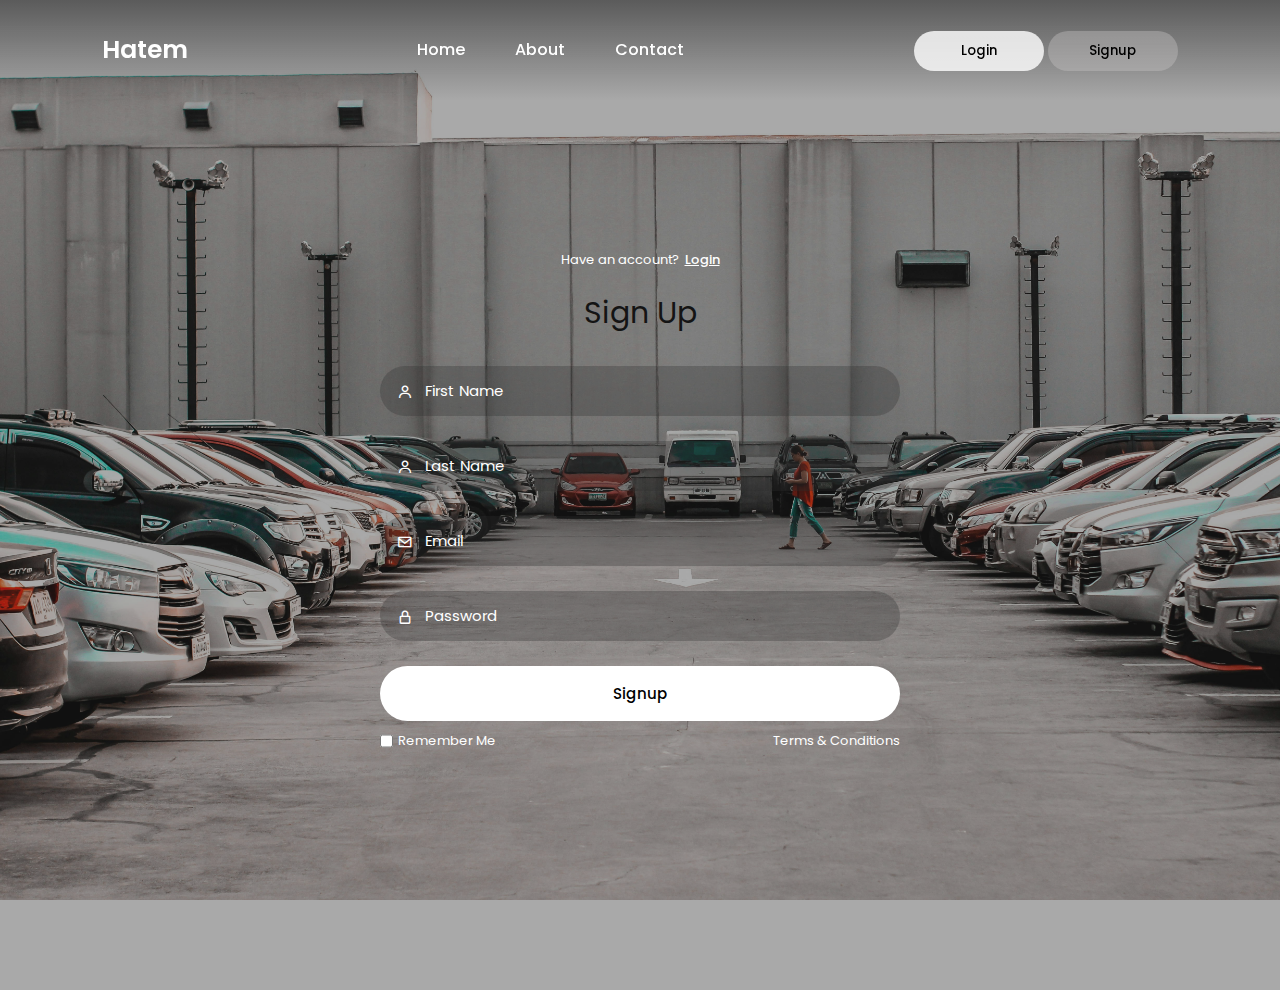
<file: CarRental/index.html>
<!DOCTYPE html>
<html lang="en">
<head>
    <meta charset="UTF-8">
    <meta name="viewport" content="width=device-width, initial-scale=1.0">
    <title>Car Rental</title>
    <link href='https://unpkg.com/boxicons@2.1.4/css/boxicons.min.css' rel='stylesheet'>
    <link rel="stylesheet" href="style.css">
</head>
<body>
 <div class="wrapper">
    <nav class="nav">
        <div class="nav-logo">
            <p>Hatem</p>
        </div>
        <div class="nav-menu">
             <ul>
                 <li><a href="#" class="link actives">Home</a></li>
                 <li><a href="#" class="link">About</a></li>
                 <li><a href="#" class="link">Contact</a></li>
             </ul>
        </div>
        <div class="nav-button">
            <button class="btn login-btn" id="LoginBtn" onclick="login()">Login</button>
            <button class="btn" id="SignupBtn" onclick="signup()">Signup</button>
        </div>
        <div class="nav-menu-btn">
             <i class='bx bx-menu' onclick="myMenuFunction()"></i>
        </div>
    </nav>
    <div class="form-box">
        <!-----------signup-----------> 
        <div class="signup-container" id="signup">
            <div class="top">
                <span>Have an account? <a href="#" onclick="login()">Login</a> </span>
                <header>Sign Up</header>
            </div>
            <form action="signup.php" method="post">
                <div class="two-forms">
                    <div class="input-box">
                        <input type="text" name="FirstName" class="input-field" placeholder="First Name" required>
                        <i class="bx bx-user"></i>
                    </div>
                    <div class="input-box">
                        <input type="text" name="LastName" class="input-field" placeholder="Last Name" required>
                        <i class="bx bx-user"></i>
                    </div>
                </div>
                <div class="input-box">
                    <input type="email" name="Email" class="input-field" placeholder="Email" required>
                    <i class="bx bx-envelope"></i>
                </div>
                <div class="input-box">
                    <input type="password" name="Password" class="input-field" placeholder="Password" required>
                    <i class="bx bx-lock-alt"></i>
                </div>
                <div class="input-box">
                    <input type="submit" class="submit" value="Signup">
                </div>
                <div class="two-col">
                    <div class="one">
                        <input type="checkbox" id="signup-check">
                        <label for="signup-check">Remember Me</label>
                    </div>
                    <div class="two">
                        <label><a href="#">Terms & Conditions</a></label>
                    </div>
                </div>
            </form>
        </div>
        <!--------------login-----------> 
        <div class="login-container" id="login">
            <div class="top">
                <span>Don't have an account? <a href="#" onclick="signup()">Signup</a> </span>
                <header>Login</header>
            </div>
            <form action="login.php" method="post">
                <div class="input-box">
                    <input type="text" name="Username" class="input-field" placeholder="Username or Email" required>
                    <i class="bx bx-user"></i>
                </div>
                <div class="input-box">
                    <input type="password" name="Password" class="input-field" placeholder="Password" required>
                    <i class="bx bx-lock-alt"></i>
                </div>
                <div class="input-box">
                    <select name="Role" class="input-field" required>
                        <option value="" disabled selected>Select Role</option>
                        <option value="Admin">Admin</option>
                        <option value="Customer">Customer</option>
                    </select>
                </div>
                <div class="input-box">
                    <input type="submit" class="submit" value="Login">
                </div>
                <div class="two-col">
                    <div class="one">
                        <input type="checkbox" id="login-check">
                        <label for="login-check">Remember Me</label>
                    </div>
                </div>
            </form>
        </div>
    </div>
 </div>

<script>
    var x = document.getElementById("login");
    var y = document.getElementById("signup");

    function login(){
        x.style.left = "0";
        y.style.left = "-100%";
    }
    function signup(){
        x.style.left = "100%";
        y.style.left = "0"; 
    }
</script>

</body>
</html>
</file>
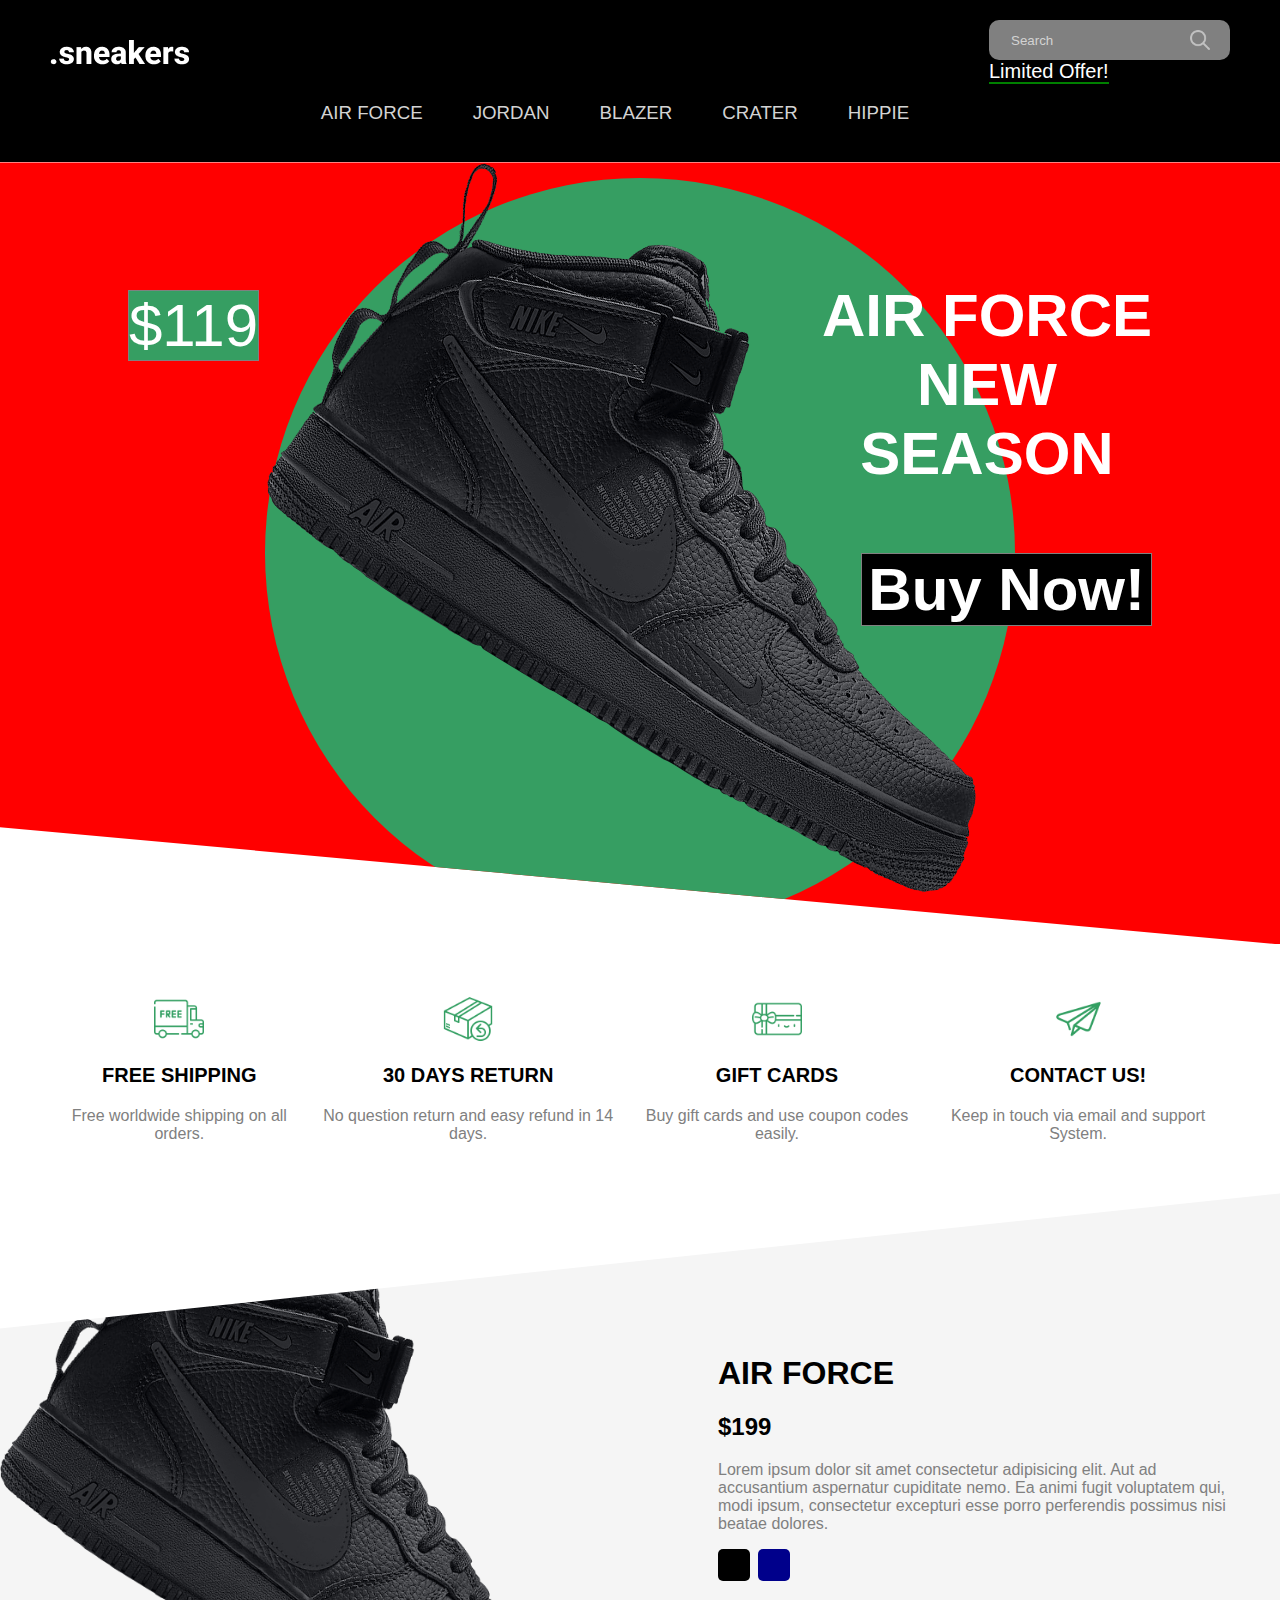
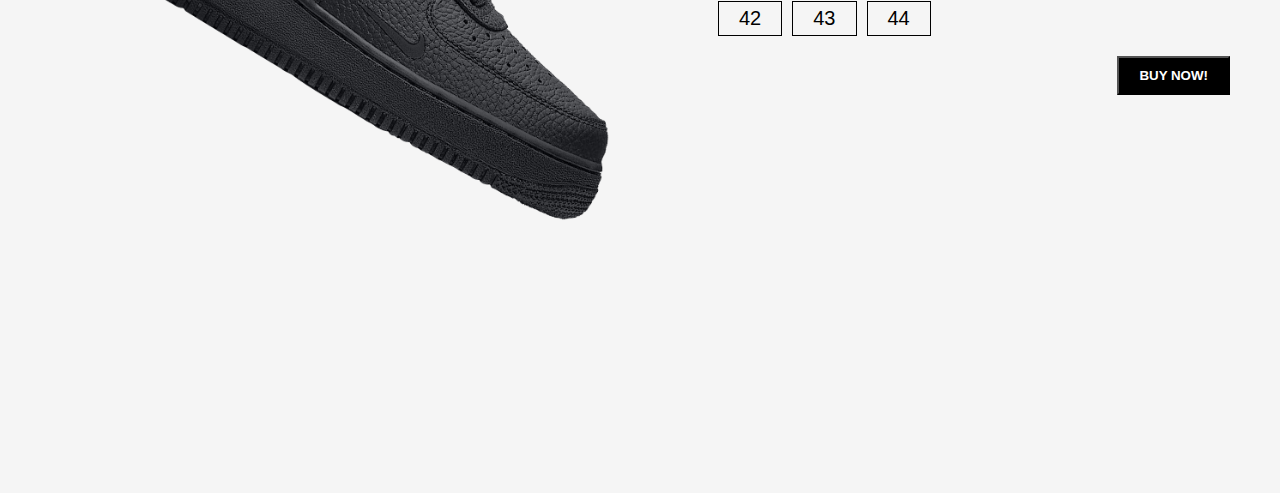
<file: Shoes E-Commerce Project/index.html>
<html lang="en">
<head>
    <meta charset="UTF-8">
    <meta name="viewport" content="width=device-width, initial-scale=1.0">
    <title>Nike Store</title>
    <link rel="stylesheet" href="style.css">
</head>
<div>
    <nav>
        <div class="navTop">
            <div class="navItem">
                <img src="./img/sneakers.png" alt="">
            </div>
            <div class="navItem">
                <div class="search">
                    <input type="text" placeholder="Search" class="searchInput">
                    <img src="./img/search.png" height="20" width="20" alt="" class="searchIcon">
                </div>
                <div class="navItem">
                    <span class="limitedOffer">Limited Offer!</span>
                </div>
            </div>
        </div>
        <div class="navBottom">
            <h3 class="menuItem">AIR FORCE</h3>
            <h3 class="menuItem">JORDAN</h3>
            <h3 class="menuItem">BLAZER</h3>
            <h3 class="menuItem">CRATER</h3>
            <h3 class="menuItem">HIPPIE</h3>
        </div>
    </nav>
    <div class="slider">
        <div class="sliderWrapper">
            <div class="sliderItem">
                <img src="./img/air.png" alt="" class="sliderImg">
                <div class="sliderBg"></div>
                <h1 class="sliderTitle">AIR FORCE </br> NEW <br> SEASON</h1>
                <h2 class="sliderPrice">$119</h2>
                <button class="buyBotton">Buy Now!</button>
            </div>
            <div class="sliderItem">
                <img src="./img/jordan.png" alt="" class="sliderImg">
                <div class="sliderBg"></div>
                <h1 class="sliderTitle">JORDAN </br> NEW <br> SEASON</h1>
                <h2 class="sliderPrice">$149</h2>
                <button class="buyBotton">Buy Now!</button>
            </div>
            <div class="sliderItem">
                <img src="./img/blazer.png" alt="" class="sliderImg">
                <div class="sliderBg"></div>
                <h1 class="sliderTitle">BLAZER </br> NEW <br> SEASON</h1>
                <h2 class="sliderPrice">$150</h2>
                <button class="buyBotton">Buy Now!</button>
            </div>
            <div class="sliderItem">
                <img src="./img/crater.png" alt="" class="sliderImg">
                <div class="sliderBg"></div>
                <h1 class="sliderTitle">CRATER</br> NEW <br> SEASON</h1>
                <h2 class="sliderPrice">$119</h2>
                <button class="buyBotton">Buy Now!</button>
            </div>
            <div class="sliderItem">
                <img src="./img/hippie.png" alt="" class="sliderImg">
                <div class="sliderBg"></div>
                <h1 class="sliderTitle">HIPPIE </br> NEW <br> SEASON</h1>
                <h2 class="sliderPrice">$119</h2>
                <button class="buyBotton">Buy Now!</button>
            </div>
        </div>
    </div>
    <div class="features">
        <div class="feature">
            <img src="./img/shipping.png" alt="" class="featureIcon">
            <span class="featureTitle">FREE SHIPPING</span>
            <span class="featuredDesc">Free worldwide shipping on all orders.</span>
        </div>
        <div class="feature">
            <img src="./img/return.png" alt="" class="featureIcon">
            <span class="featureTitle">30 DAYS RETURN</span>
            <span class="featuredDesc">No question return and easy refund in 14 days.</span>
        </div>
        <div class="feature">
            <img src="./img/gift.png" alt="" class="featureIcon">
            <span class="featureTitle">GIFT CARDS</span>
            <span class="featuredDesc">Buy gift cards and use coupon codes easily.</span>
        </div>
        <div class="feature">
            <img src="./img/contact.png" alt="" class="featureIcon">
            <span class="featureTitle">CONTACT US!</span>
            <span class="featuredDesc">Keep in touch via email and support System.</span>
        </div>
    </div>
    
    <div class="product">
        <img src="./img/air.png" alt="" class="productImg">
        <div class="productDetails">
            <h1 class="productTitle">AIR FORCE</h1>
            <h2 class="productPrice">$199</h2>
            <p class="productDesc">Lorem ipsum dolor sit amet consectetur adipisicing elit. Aut ad accusantium aspernatur cupiditate nemo. Ea animi fugit voluptatem qui, modi ipsum, consectetur excepturi esse porro perferendis possimus nisi beatae dolores.</p>
        <div class="colors">
            <div class="color"></div>
            <div class="color"></div>
        </div>
        <div class="sizes">
            <div class="size">42</div>
            <div class="size">43</div>
            <div class="size">44</div>
            </div>
    <button class="productButton">BUY NOW!</button>
    </div>
</div>
    <script src="app.js"></script>
</body>
</html>
</file>
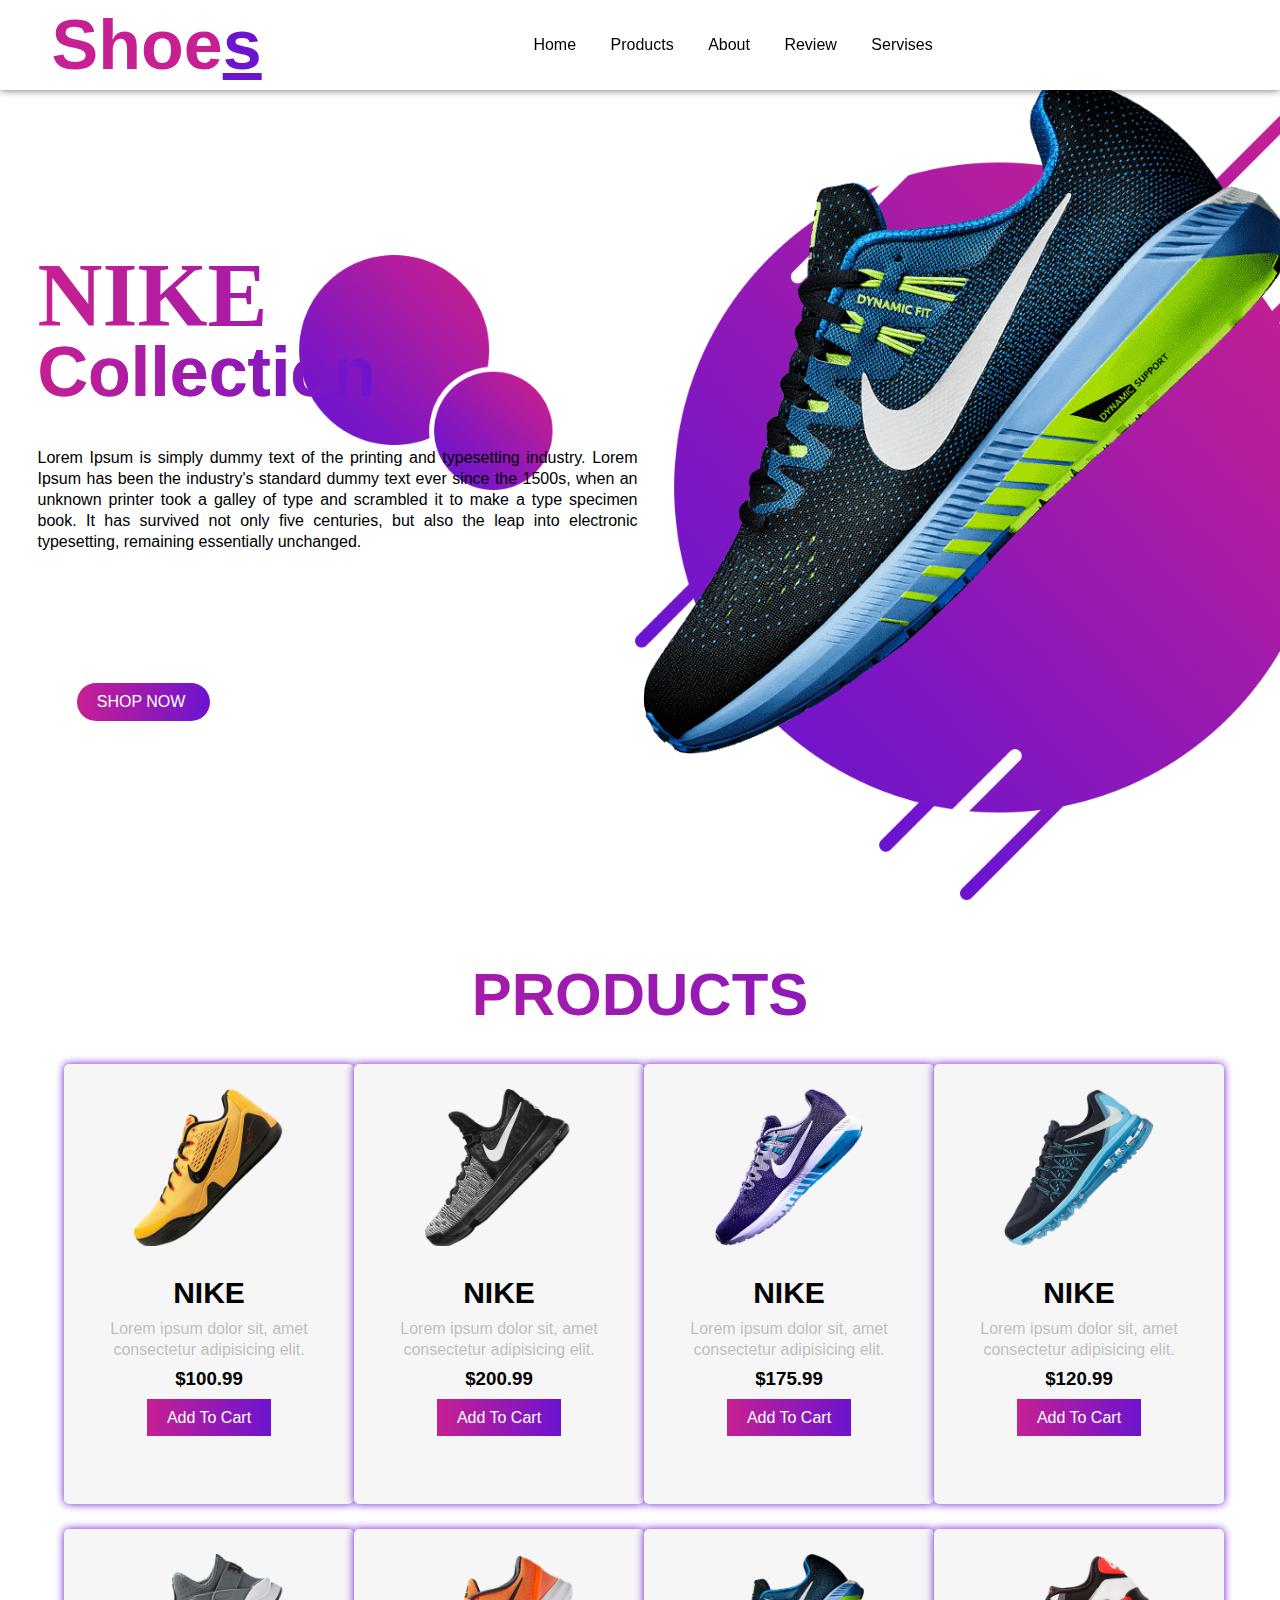
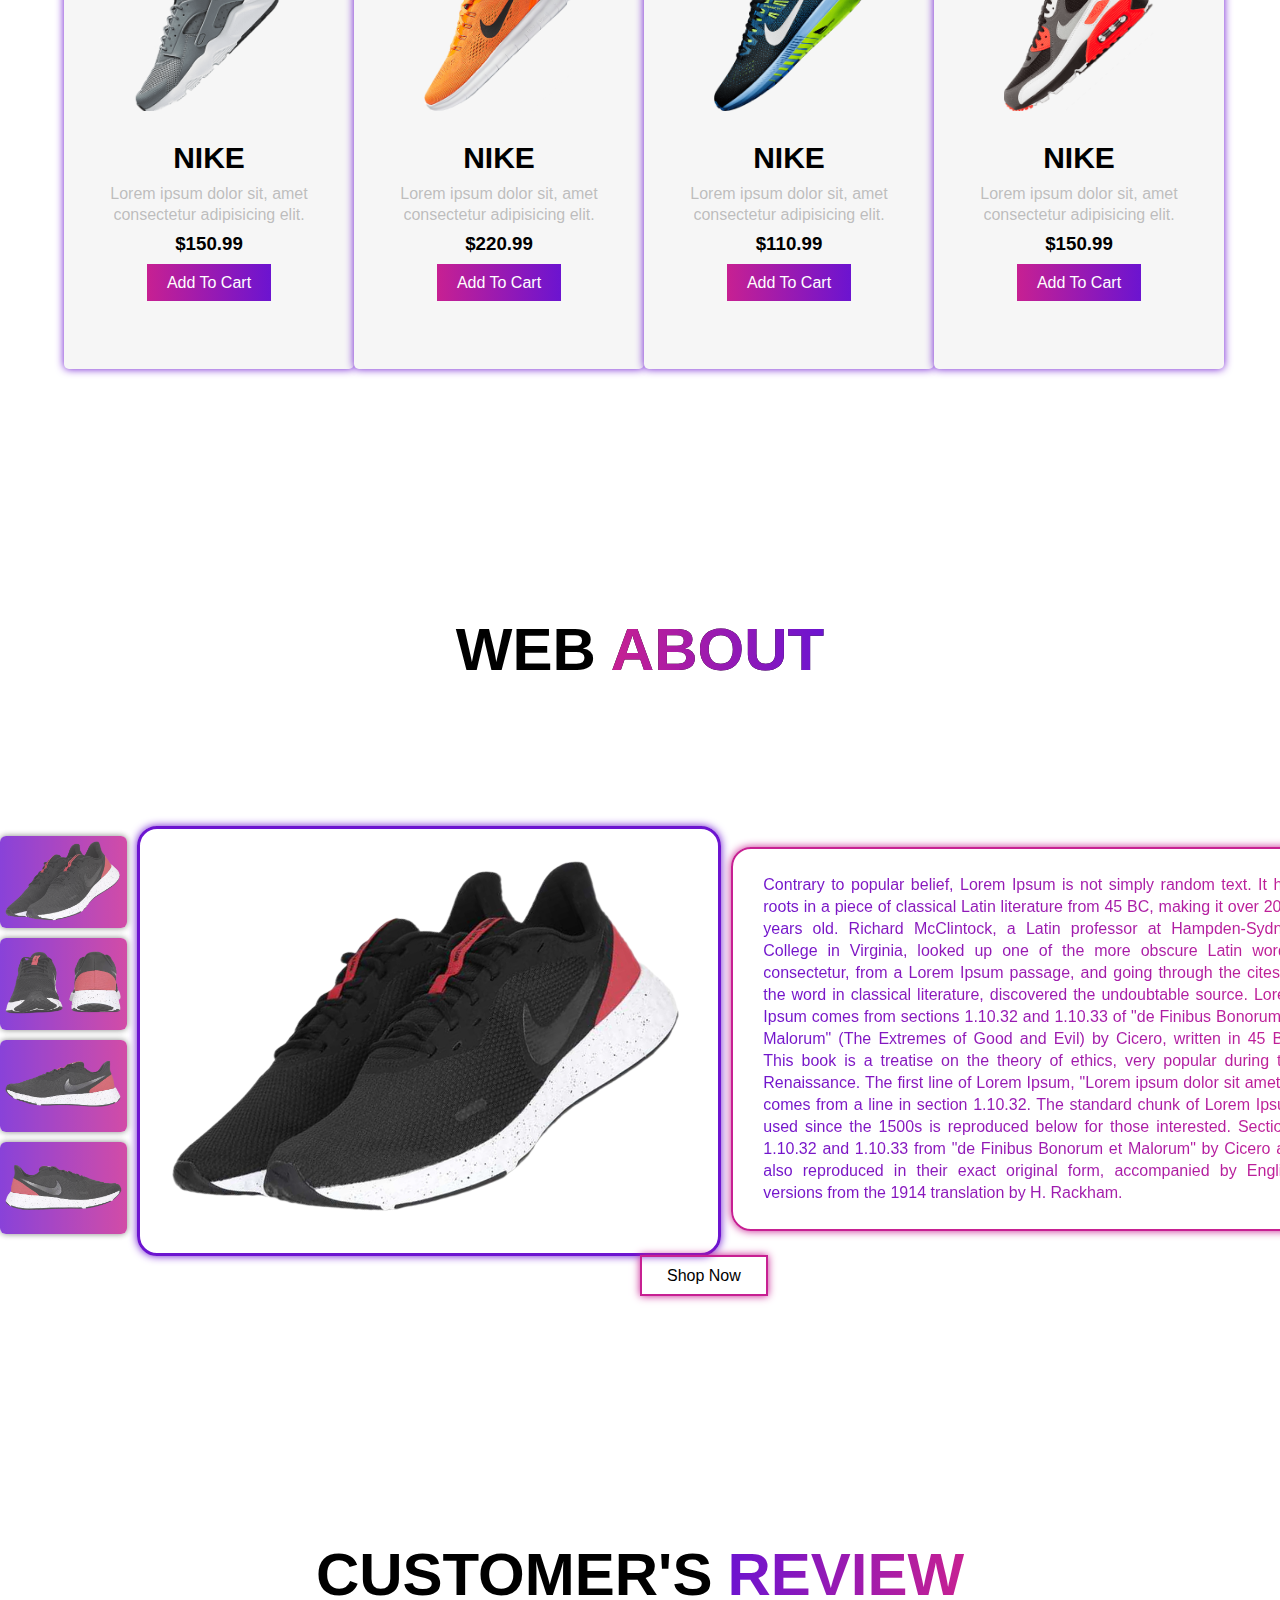
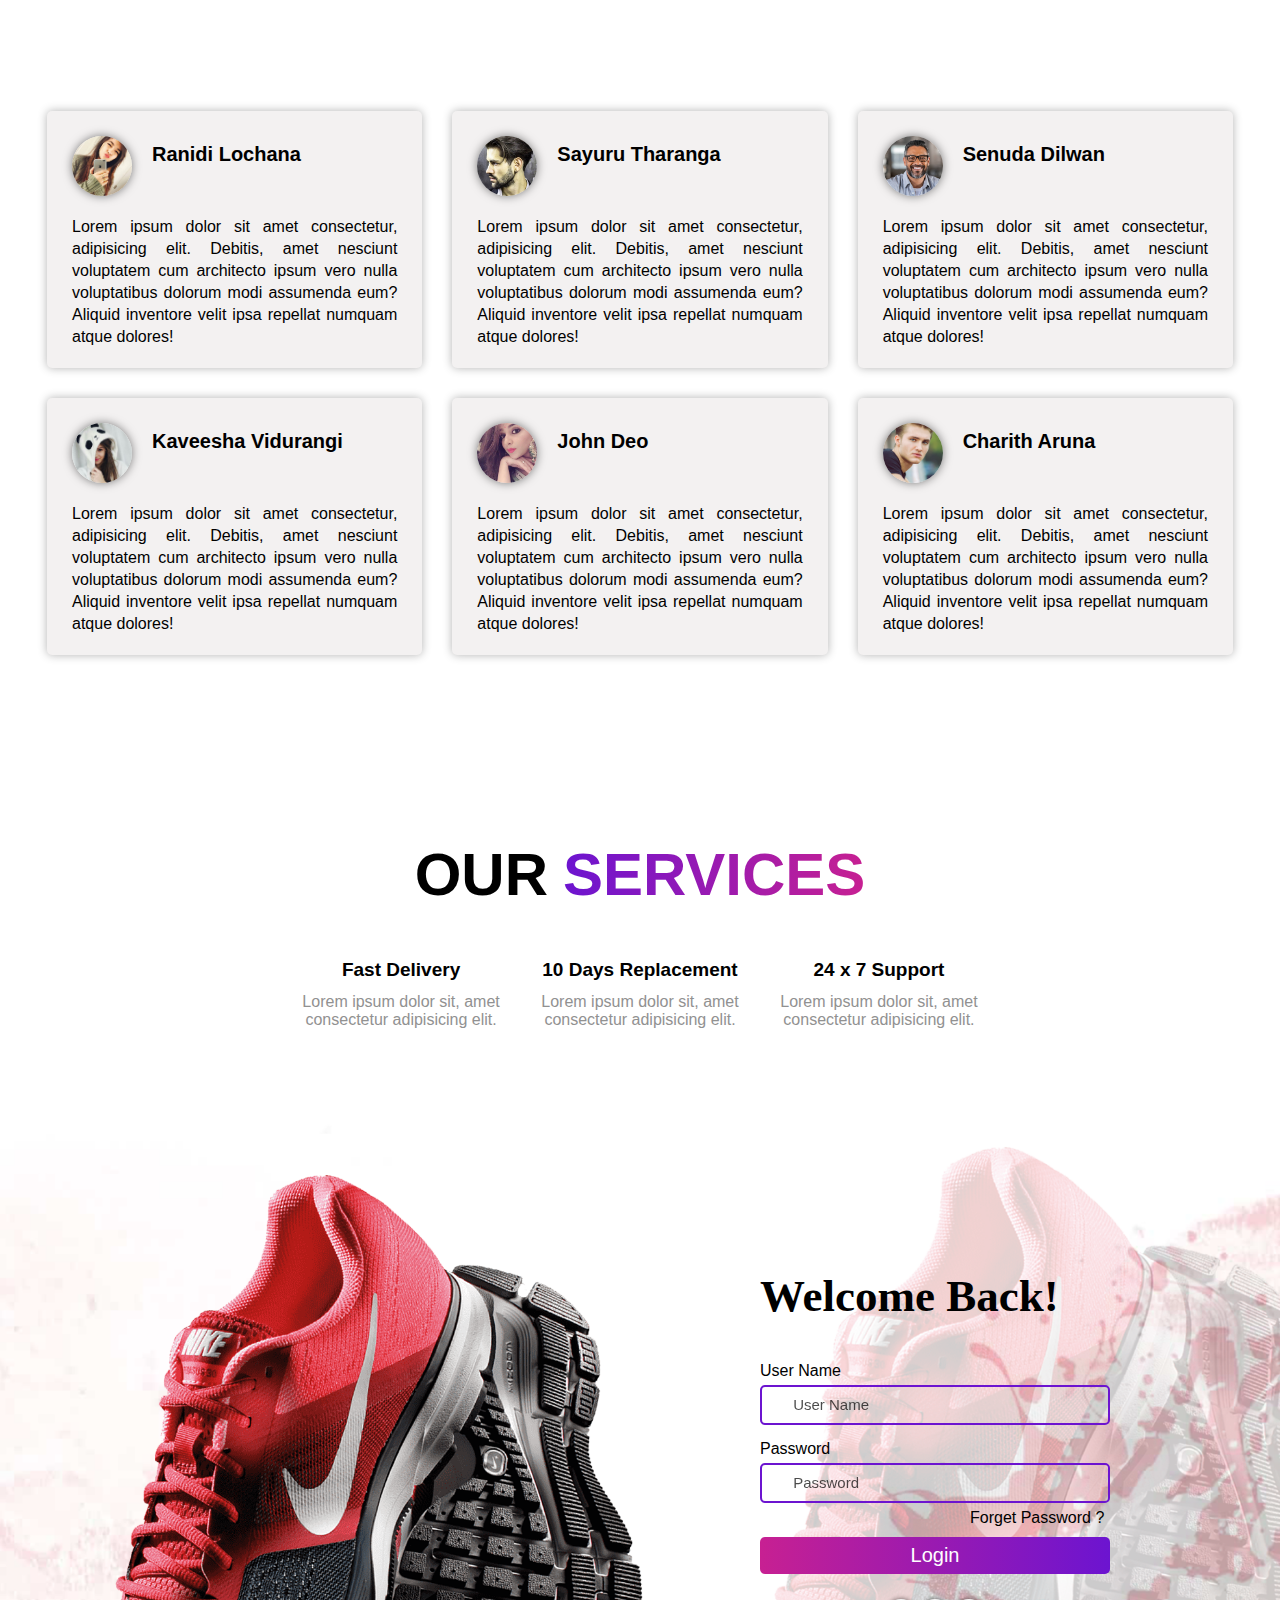
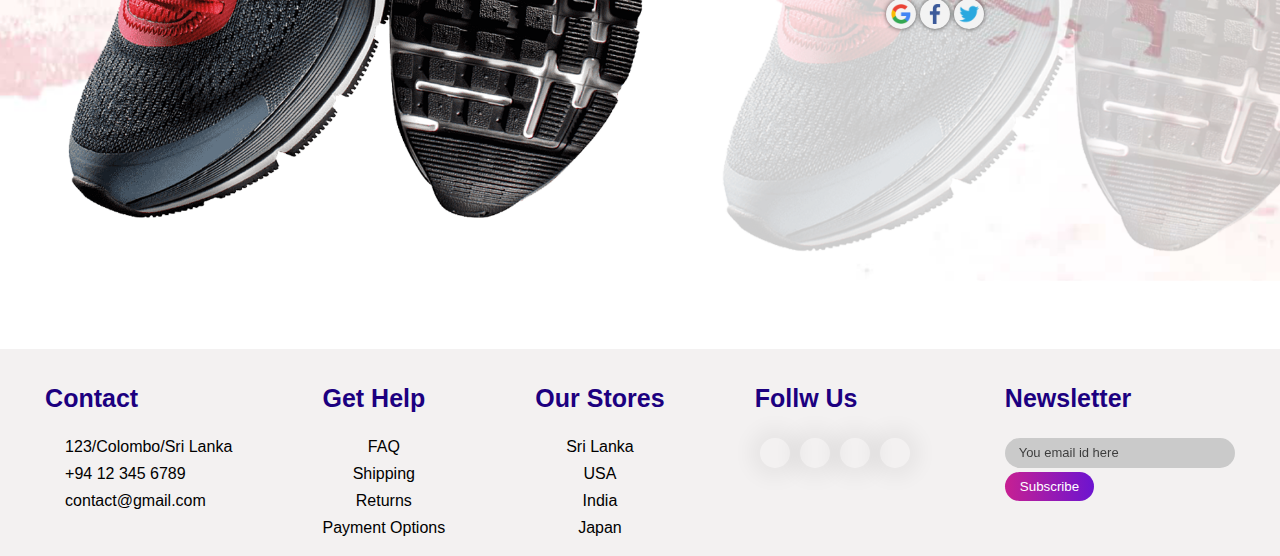
<file: Shoes Websit/index.html>
<!DOCTYPE html>
<html lang="en">
<head>
    <meta charset="UTF-8">
    <meta http-equiv="X-UA-Compatible" content="IE=edge">
    <meta name="viewport" content="width=device-width, initial-scale=1.0">
    <title>Nike - Just Do It</title>
    <link rel="stylesheet" href="style.css">
    <link rel="shortcut icon" href="image/logo.png">
    <link rel="stylesheet" href="https://cdnjs.cloudflare.com/ajax/libs/font-awesome/6.1.1/css/all.min.css" integrity="sha512-KfkfwYDsLkIlwQp6LFnl8zNdLGxu9YAA1QvwINks4PhcElQSvqcyVLLD9aMhXd13uQjoXtEKNosOWaZqXgel0g==" crossorigin="anonymous" referrerpolicy="no-referrer" />
</head>
<body>

    <section>
        <nav>
            <div class="logo">
                <h1>Shoe<span>s</span></h1>
            </div>

            <ul>
                <li><a href="#Home">Home</a></li>
                <li><a href="#Products">Products</a></li>
                <li><a href="#About">About</a></li>
                <li><a href="#Review">Review</a></li>
                <li><a href="#Servises">Servises</a></li>
            </ul>

            <div class="icons">
                <i class="fa-solid fa-heart"></i>
                <i class="fa-solid fa-cart-shopping"></i>
                <i class="fa-solid fa-user"></i>
            </div>

        </nav>

        <div class="main" id="Home">
            <div class="main_content">
                <div class="main_text">
                    <h1>NIKE<br><span>Collection</span></h1>
                    <p>
                        Lorem Ipsum is simply dummy text of the printing and typesetting industry. Lorem Ipsum has 
                        been the industry's standard dummy text ever since the 1500s, when an unknown printer took 
                        a galley of type and scrambled it to make a type specimen book. It has survived not only 
                        five centuries, but also the leap into electronic typesetting, remaining essentially unchanged.
                    </p>
                </div>
                <div class="main_image">
                    <img src="image/shoes.png">
                </div>
            </div>
            <div class="social_icon">
                <i class="fa-brands fa-facebook-f"></i>
                <i class="fa-brands fa-twitter"></i>
                <i class="fa-brands fa-instagram"></i>
                <i class="fa-brands fa-linkedin-in"></i>
            </div>
            <div class="button">
                <a href="#">SHOP NOW</a>
                <i class="fa-solid fa-chevron-right"></i>
            </div>
        </div>

    </section>


    <!--Products-->

    <div class="products" id="Products">
        <h1>Products</h1>

        <div class="box">
            <div class="card">

                <div class="small_card">
                    <i class="fa-solid fa-heart"></i>
                    <i class="fa-solid fa-share"></i>
                </div>

                <div class="image">
                    <img src="image/shoes1.png">
                </div>

                <div class="products_text">
                    <h2>NIKE</h2>
                    <p>
                        Lorem ipsum dolor sit, amet consectetur adipisicing elit.
                    </p>
                    <h3>$100.99</h3>
                    <div class="products_star">
                        <i class="fa-solid fa-star"></i>
                        <i class="fa-solid fa-star"></i>
                        <i class="fa-solid fa-star"></i>
                        <i class="fa-solid fa-star"></i>
                        <i class="fa-solid fa-star"></i>
                    </div>
                    <a href="#" class="btn">Add To Cart</a>
                </div>

            </div>

            <div class="card">

                <div class="small_card">
                    <i class="fa-solid fa-heart"></i>
                    <i class="fa-solid fa-share"></i>
                </div>

                <div class="image">
                    <img src="image/shoes2.png">
                </div>

                <div class="products_text">
                    <h2>NIKE</h2>
                    <p>
                        Lorem ipsum dolor sit, amet consectetur adipisicing elit.
                    </p>
                    <h3>$200.99</h3>
                    <div class="products_star">
                        <i class="fa-solid fa-star"></i>
                        <i class="fa-solid fa-star"></i>
                        <i class="fa-solid fa-star"></i>
                        <i class="fa-solid fa-star"></i>
                        <i class="fa-solid fa-star-half-stroke"></i>
                    </div>
                    <a href="#" class="btn">Add To Cart</a>
                </div>

            </div>

            <div class="card">

                <div class="small_card">
                    <i class="fa-solid fa-heart"></i>
                    <i class="fa-solid fa-share"></i>
                </div>

                <div class="image">
                    <img src="image/shoes3.png">
                </div>

                <div class="products_text">
                    <h2>NIKE</h2>
                    <p>
                        Lorem ipsum dolor sit, amet consectetur adipisicing elit.
                    </p>
                    <h3>$175.99</h3>
                    <div class="products_star">
                        <i class="fa-solid fa-star"></i>
                        <i class="fa-solid fa-star"></i>
                        <i class="fa-solid fa-star"></i>
                        <i class="fa-solid fa-star-half-stroke"></i>
                        <i class="fa-regular fa-star"></i>
                    </div>
                    <a href="#" class="btn">Add To Cart</a>
                </div>

            </div>

            <div class="card">

                <div class="small_card">
                    <i class="fa-solid fa-heart"></i>
                    <i class="fa-solid fa-share"></i>
                </div>

                <div class="image">
                    <img src="image/shoes4.png">
                </div>

                <div class="products_text">
                    <h2>NIKE</h2>
                    <p>
                        Lorem ipsum dolor sit, amet consectetur adipisicing elit.
                    </p>
                    <h3>$120.99</h3>
                    <div class="products_star">
                        <i class="fa-solid fa-star"></i>
                        <i class="fa-solid fa-star"></i>
                        <i class="fa-solid fa-star"></i>
                        <i class="fa-solid fa-star"></i>
                        <i class="fa-regular fa-star"></i>
                    </div>
                    <a href="#" class="btn">Add To Cart</a>
                </div>

            </div>

            <div class="card">

                <div class="small_card">
                    <i class="fa-solid fa-heart"></i>
                    <i class="fa-solid fa-share"></i>
                </div>

                <div class="image">
                    <img src="image/shoes5.png">
                </div>

                <div class="products_text">
                    <h2>NIKE</h2>
                    <p>
                        Lorem ipsum dolor sit, amet consectetur adipisicing elit.
                    </p>
                    <h3>$150.99</h3>
                    <div class="products_star">
                        <i class="fa-solid fa-star"></i>
                        <i class="fa-solid fa-star"></i>
                        <i class="fa-solid fa-star"></i>
                        <i class="fa-solid fa-star"></i>
                        <i class="fa-solid fa-star"></i>
                    </div>
                    <a href="#" class="btn">Add To Cart</a>
                </div>

            </div>

            <div class="card">

                <div class="small_card">
                    <i class="fa-solid fa-heart"></i>
                    <i class="fa-solid fa-share"></i>
                </div>

                <div class="image">
                    <img src="image/shoes6.png">
                </div>

                <div class="products_text">
                    <h2>NIKE</h2>
                    <p>
                        Lorem ipsum dolor sit, amet consectetur adipisicing elit.
                    </p>
                    <h3>$220.99</h3>
                    <div class="products_star">
                        <i class="fa-solid fa-star"></i>
                        <i class="fa-solid fa-star"></i>
                        <i class="fa-solid fa-star"></i>
                        <i class="fa-solid fa-star"></i>
                        <i class="fa-regular fa-star-half-stroke"></i>
                    </div>
                    <a href="#" class="btn">Add To Cart</a>
                </div>

            </div>

            <div class="card">

                <div class="small_card">
                    <i class="fa-solid fa-heart"></i>
                    <i class="fa-solid fa-share"></i>
                </div>

                <div class="image">
                    <img src="image/shoes.png">
                </div>

                <div class="products_text">
                    <h2>NIKE</h2>
                    <p>
                        Lorem ipsum dolor sit, amet consectetur adipisicing elit.
                    </p>
                    <h3>$110.99</h3>
                    <div class="products_star">
                        <i class="fa-solid fa-star"></i>
                        <i class="fa-solid fa-star"></i>
                        <i class="fa-solid fa-star"></i>
                        <i class="fa-regular fa-star"></i>
                        <i class="fa-regular fa-star"></i>
                    </div>
                    <a href="#" class="btn">Add To Cart</a>
                </div>

            </div>

            <div class="card">

                <div class="small_card">
                    <i class="fa-solid fa-heart"></i>
                    <i class="fa-solid fa-share"></i>
                </div>

                <div class="image">
                    <img src="image/shoes7.png">
                </div>

                <div class="products_text">
                    <h2>NIKE</h2>
                    <p>
                        Lorem ipsum dolor sit, amet consectetur adipisicing elit.
                    </p>
                    <h3>$150.99</h3>
                    <div class="products_star">
                        <i class="fa-solid fa-star"></i>
                        <i class="fa-solid fa-star"></i>
                        <i class="fa-solid fa-star"></i>
                        <i class="fa-solid fa-star"></i>
                        <i class="fa-regular fa-star-half-stroke"></i>
                    </div>
                    <a href="#" class="btn">Add To Cart</a>
                </div>

            </div>

        </div>
    </div>



    <!--About-->

    <div class="about" id="About">
        
        <h1>Web<span>About</span></h1>

        <div class="about_main">
            <div class="about_image">
                <div class="about_small_image">
                    <img src="image/red_shoes1.png" onclick="functio(this)">
                    <img src="image/red_shoes2.png" onclick="functio(this)">
                    <img src="image/red_shoes3.png" onclick="functio(this)">
                    <img src="image/red_shoes4.png" onclick="functio(this)">
                </div>

                <div class="image_contaner">
                    <img src="image/red_shoes1.png" id="imagebox">
                </div>

            </div>

            <div class="about_text">
                <p>
                    Contrary to popular belief, Lorem Ipsum is not simply random text. It has roots in a piece of classical 
                    Latin literature from 45 BC, making it over 2000 years old. Richard McClintock, a Latin professor at 
                    Hampden-Sydney College in Virginia, looked up one of the more obscure Latin words, consectetur, from a 
                    Lorem Ipsum passage, and going through the cites of the word in classical literature, discovered the 
                    undoubtable source. Lorem Ipsum comes from sections 1.10.32 and 1.10.33 of "de Finibus Bonorum et Malorum" 
                    (The Extremes of Good and Evil) by Cicero, written in 45 BC. This book is a treatise on the theory of ethics, 
                    very popular during the Renaissance. The first line of Lorem Ipsum, "Lorem ipsum dolor sit amet..", comes 
                    from a line in section 1.10.32. The standard chunk of Lorem Ipsum used since the 1500s is reproduced below 
                    for those interested. Sections 1.10.32 and 1.10.33 from "de Finibus Bonorum et Malorum" by Cicero are also 
                    reproduced in their exact original form, accompanied by English versions from the 1914 translation by H. Rackham.
                </p>
            </div>

        </div>

        <a href="#" class="about_btn">Shop Now</a>

        <script>
            function functio(small){
                var full = document.getElementById("imagebox")
                full.src = small.src
            }
        </script>
        
    </div>



    <!--Review-->

    <div class="review" id="Review">
        <h1>Customer's<span>review</span></h1>
        
        <div class="review_box">
            <div class="review_card">
                <div class="card_top">
                    <div class="profile">

                        <div class="profile_image">
                            <img src="image/girl_dp1.jpg">
                        </div>

                        <div class="name">
                            <strong>Ranidi Lochana</strong>

                            <div class="like">
                                <i class="fa-solid fa-star"></i>
                                <i class="fa-solid fa-star"></i>
                                <i class="fa-solid fa-star"></i>
                                <i class="fa-solid fa-star"></i>
                                <i class="fa-solid fa-star-half-stroke"></i>
                            </div>
                        </div>

                    </div>
                </div>
                <div class="comment">
                    <p>
                        Lorem ipsum dolor sit amet consectetur, adipisicing elit. Debitis, amet nesciunt voluptatem cum 
                        architecto ipsum vero nulla voluptatibus dolorum modi assumenda eum? Aliquid inventore velit ipsa 
                        repellat numquam atque dolores!
                    </p>
                </div>
            </div>   

            <div class="review_card">
                <div class="card_top">
                    <div class="profile">

                        <div class="profile_image">
                            <img src="image/man_dp1.jpg">
                        </div>

                        <div class="name">
                            <strong>Sayuru Tharanga</strong>

                            <div class="like">
                                <i class="fa-solid fa-star"></i>
                                <i class="fa-solid fa-star"></i>
                                <i class="fa-solid fa-star"></i>
                                <i class="fa-solid fa-star-half-stroke"></i>
                                <i class="fa-regular fa-star"></i>
                            </div>
                        </div>

                    </div>
                </div>
                <div class="comment">
                    <p>
                        Lorem ipsum dolor sit amet consectetur, adipisicing elit. Debitis, amet nesciunt voluptatem cum 
                        architecto ipsum vero nulla voluptatibus dolorum modi assumenda eum? Aliquid inventore velit ipsa 
                        repellat numquam atque dolores!
                    </p>
                </div>
            </div>   

            <div class="review_card">
                <div class="card_top">
                    <div class="profile">

                        <div class="profile_image">
                            <img src="image/man_dp2.jpg">
                        </div>

                        <div class="name">
                            <strong>Senuda Dilwan</strong>

                            <div class="like">
                                <i class="fa-solid fa-star"></i>
                                <i class="fa-solid fa-star"></i>
                                <i class="fa-solid fa-star-half-stroke"></i>
                                <i class="fa-regular fa-star"></i>
                                <i class="fa-regular fa-star"></i>
                            </div>
                        </div>

                    </div>
                </div>
                <div class="comment">
                    <p>
                        Lorem ipsum dolor sit amet consectetur, adipisicing elit. Debitis, amet nesciunt voluptatem cum 
                        architecto ipsum vero nulla voluptatibus dolorum modi assumenda eum? Aliquid inventore velit ipsa 
                        repellat numquam atque dolores!
                    </p>
                </div>
            </div>   

        </div>

        <div class="review_box">
            <div class="review_card">
                <div class="card_top">
                    <div class="profile">

                        <div class="profile_image">
                            <img src="image/gir_dp3.jpg">
                        </div>

                        <div class="name">
                            <strong>Kaveesha Vidurangi</strong>

                            <div class="like">
                                <i class="fa-solid fa-star"></i>
                                <i class="fa-solid fa-star"></i>
                                <i class="fa-solid fa-star"></i>
                                <i class="fa-solid fa-star-half-stroke"></i>
                                <i class="fa-regular fa-star"></i>
                            </div>
                        </div>

                    </div>
                </div>
                <div class="comment">
                    <p>
                        Lorem ipsum dolor sit amet consectetur, adipisicing elit. Debitis, amet nesciunt voluptatem cum 
                        architecto ipsum vero nulla voluptatibus dolorum modi assumenda eum? Aliquid inventore velit ipsa 
                        repellat numquam atque dolores!
                    </p>
                </div>
            </div>   

            <div class="review_card">
                <div class="card_top">
                    <div class="profile">

                        <div class="profile_image">
                            <img src="image/gir_dp2.jpg">
                        </div>

                        <div class="name">
                            <strong>John Deo</strong>

                            <div class="like">
                                <i class="fa-solid fa-star"></i>
                                <i class="fa-solid fa-star"></i>
                                <i class="fa-solid fa-star"></i>
                                <i class="fa-solid fa-star"></i>
                                <i class="fa-solid fa-star-half-stroke"></i>
                            </div>
                        </div>

                    </div>
                </div>
                <div class="comment">
                    <p>
                        Lorem ipsum dolor sit amet consectetur, adipisicing elit. Debitis, amet nesciunt voluptatem cum 
                        architecto ipsum vero nulla voluptatibus dolorum modi assumenda eum? Aliquid inventore velit ipsa 
                        repellat numquam atque dolores!
                    </p>
                </div>
            </div>   

            <div class="review_card">
                <div class="card_top">
                    <div class="profile">

                        <div class="profile_image">
                            <img src="image/man_dp3.jpg">
                        </div>

                        <div class="name">
                            <strong>Charith Aruna</strong>

                            <div class="like">
                                <i class="fa-solid fa-star"></i>
                                <i class="fa-solid fa-star"></i>
                                <i class="fa-solid fa-star"></i>
                                <i class="fa-solid fa-star"></i>
                                <i class="fa-solid fa-star-half-stroke"></i>
                            </div>
                        </div>

                    </div>
                </div>
                <div class="comment">
                    <p>
                        Lorem ipsum dolor sit amet consectetur, adipisicing elit. Debitis, amet nesciunt voluptatem cum 
                        architecto ipsum vero nulla voluptatibus dolorum modi assumenda eum? Aliquid inventore velit ipsa 
                        repellat numquam atque dolores!
                    </p>
                </div>
            </div>   

        </div>

    </div>


    <!--Services-->

    <div class="services" id="Servises">
        <h1>our<span>services</span></h1>

        <div class="services_cards">
            <div class="services_box">
                <i class="fa-solid fa-truck-fast"></i>
                <h3>Fast Delivery</h3>
                <p>
                    Lorem ipsum dolor sit, amet consectetur adipisicing elit.
                </p>
            </div>

            <div class="services_box">
                <i class="fa-solid fa-rotate-left"></i>
                <h3>10 Days Replacement</h3>
                <p>
                    Lorem ipsum dolor sit, amet consectetur adipisicing elit.
                </p>
            </div>

            <div class="services_box">
                <i class="fa-solid fa-headset"></i>
                <h3>24 x 7 Support</h3>
                <p>
                    Lorem ipsum dolor sit, amet consectetur adipisicing elit.
                </p>
            </div>
        </div>

    </div>



    <!--Login Form-->
    
    <div class="login_form">
        <div class="left">
            <img src="image/logshoes.png">
        </div>

        <div class="right">
            <h1>Welcome Back!</h1>

            <form action="#" method="post">
                <p>User Name</p>
                <div class="user">
                    <i class="fa-solid fa-user"></i>
                    <input type="text" name="user" placeholder="User Name" class="username">
                </div>

                <p class="passworg_tag">Password</p>
                <div class="password">
                    <i class="fa-solid fa-lock"></i>
                    <input type="text" name="password" placeholder="Password">
                </div>

                <p class="forget">Forget Password ?</p>

                <button type="submit">Login</button>
                <div class="loging_icon">
                    <a href="#"><img src="image/google.png"></a>
                    <a href="#"><img src="image/facebook.png"></a>
                    <a href="#"><img src="image/twitter.png"></a>
                </div>

            </form>

        </div>

    </div>



    <!--Footer-->

    <footer>
        <div class="footer_main">
            <div class="tag">
                <h1>Contact</h1>
                <a href="#"><i class="fa-solid fa-house"></i>123/Colombo/Sri Lanka</a>
                <a href="#"><i class="fa-solid fa-phone"></i>+94 12 345 6789</a>
                <a href="#"><i class="fa-solid fa-envelope"></i>contact@gmail.com</a>
            </div>

            <div class="tag">
                <h1>Get Help</h1>
                <a href="#" class="center">FAQ</a>
                <a href="#" class="center">Shipping</a>
                <a href="#" class="center">Returns</a>
                <a href="#" class="center">Payment Options</a>
            </div>

            <div class="tag">
                <h1>Our Stores</h1>
                <a href="#" class="center">Sri Lanka</a>
                <a href="#" class="center">USA</a>
                <a href="#" class="center">India</a>
                <a href="#" class="center">Japan</a>
            </div>

            <div class="tag">
                <h1>Follw Us</h1>
                <div class="social_link">
                    <a href="#"><i class="fa-brands fa-facebook-f"></i></a>
                    <a href="#"><i class="fa-brands fa-twitter"></i></a>
                    <a href="#"><i class="fa-brands fa-instagram"></i></a>
                    <a href="#"><i class="fa-brands fa-linkedin-in"></i></a>                    
                </div>
            </div>

            <div class="tag">
                <h1>Newsletter</h1>
                <div class="search_bar">
                    <input type="text" placeholder="You email id here">
                    <button type="submit">Subscribe</button>
                </div>
            </div>

        </div>
    </footer>

    
</body>
</html>
</file>
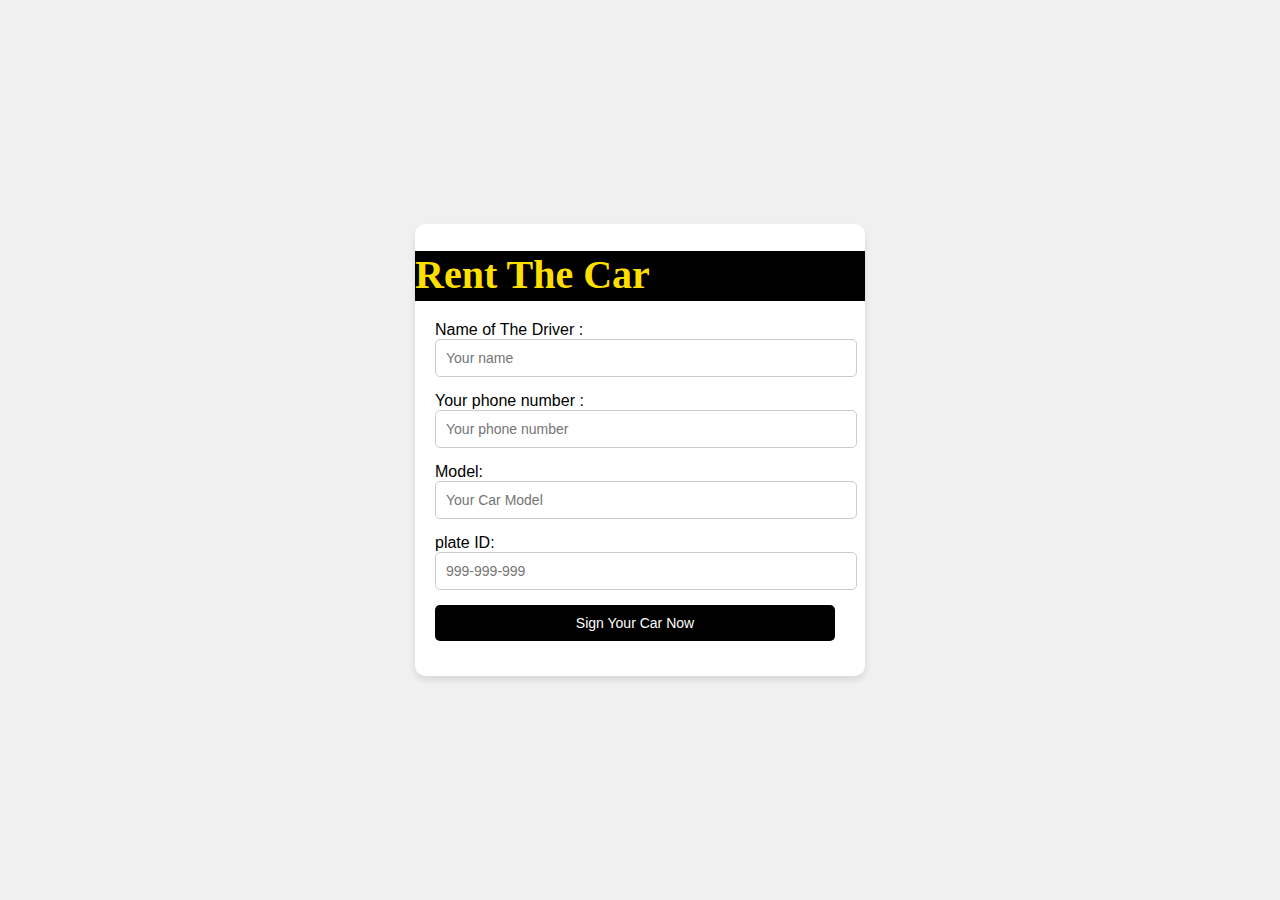
<file: Car Rental Society/Rent The Car.html>
<!DOCTYPE html>
<html lang="en">
<head>
    <meta charset="UTF-8">
    <meta name="viewport" content="width=device-width, initial-scale=1.0">
    <title>Car Renting</title>
    <link rel="stylesheet" href="Style reg Cars.css">
    <link rel="favimg" href="FavIcon.png">
</head>   
<body>
            <div class="form-box">
        <div class="top-section"><h1>Rent The Car</h1></div>
        <div class="form-content">
            <form >
                <label for="Driver_Name">Name of The Driver : </label>
                <input type="text" placeholder="Your name" name="Driver_Name" id="Driver_Name" required>
                <label for="Owner_Phone">Your phone number : </label>
                <input type="text" placeholder="Your phone number" name="Owner_Phone" id="Owner_Phone" required>
                <label for="Model">Model: </label>
                <input type="text" placeholder="Your Car Model" name="Model" id="Model" required>
                <label for="Plate"> plate ID: </label>
                <input type="Text" name="Plate" id="Plate" placeholder="999-999-999"  required>
                <button type="submit">Sign Your Car Now</button>
              </form>
          <script src="App.js"></script>
        </div>
      </div>
    </body>
    </html>
</file>
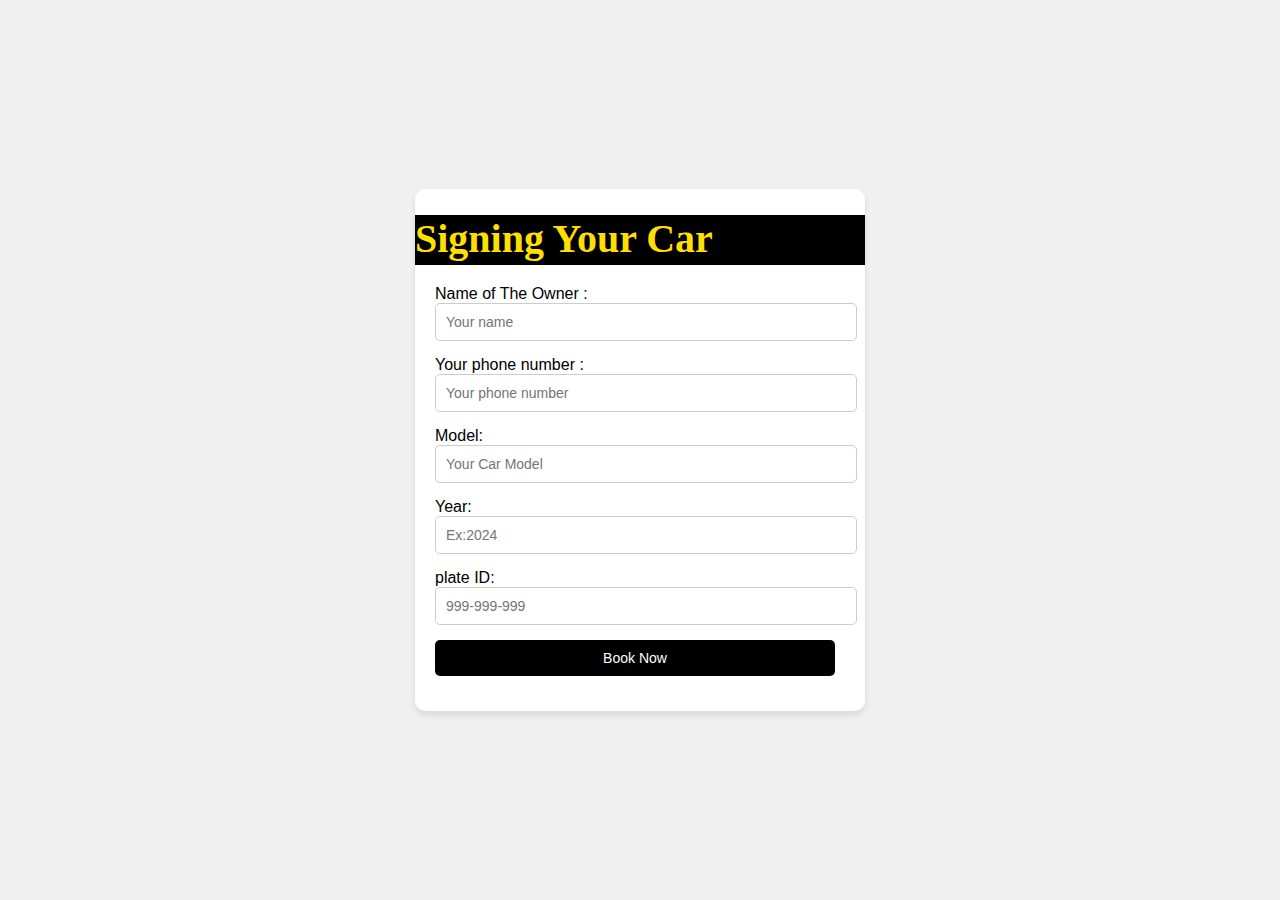
<file: Car Rental Society/Sign Your Car.html>
<!DOCTYPE html>
<html lang="en">
<head>
    <meta charset="UTF-8">
    <meta name="viewport" content="width=device-width, initial-scale=1.0">
    <title>Car Signing</title>
    <link rel="stylesheet" href="Style reg Cars.css">
    <link rel="stylesheet" href="FavIcon.png">
</head>
<title>Book Marcedes</title>      
<body>
            <div class="form-box">
        <div class="top-section"><h1>Signing Your Car</h1></div>
        <div class="form-content">
          <form >
            Name of The Owner : <input type="text" placeholder="Your name" required>
            Your phone number : <input type="text" placeholder="Your phone number" required>
            Model:<input type="text" placeholder="Your Car Model" required>
            Year:<input type="text" placeholder="Ex:2024" required>
            plate ID:<input type="Text" name="phone" id="phone" placeholder="999-999-999"required>
            <button type="submit">Book Now</button>
          </form>
          <script src="App.js"></script>
        </div>
      </div>
    </body>
    </html>
</file>
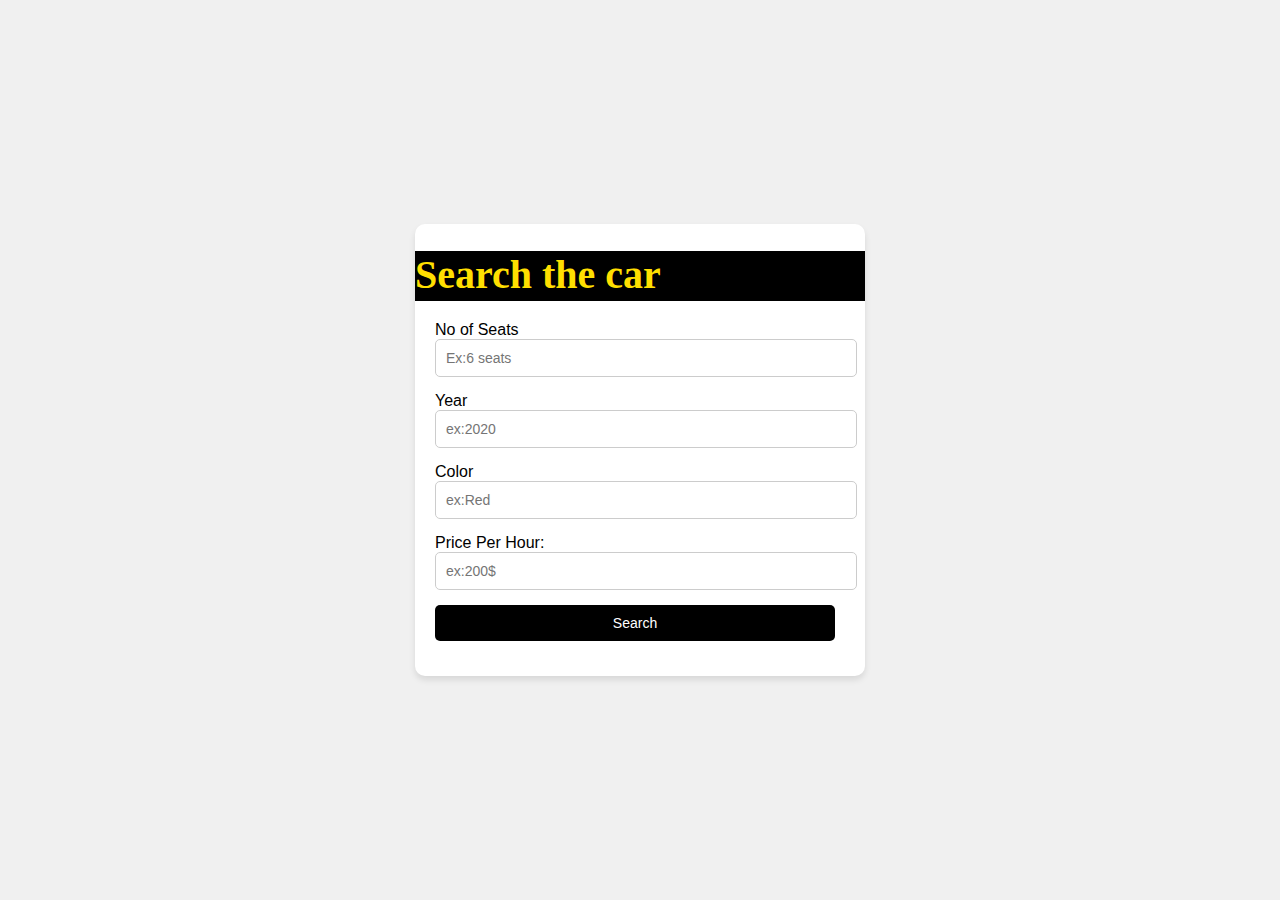
<file: CarRental/Car Feature.html>
<!DOCTYPE html>
<html lang="ar">
<head>
    <meta charset="UTF-8">
    <meta name="viewport" content="width=device-width, initial-scale=1.0">
    <title>Search The Car</title>
    <link rel="stylesheet" href="Style reg Cars.css">
    <div class="form-box">
        <div class="top-section"><h1>Search the car</h1></div>
        <div class="form-content">
    <form action="search.php" method="GET">

        <label for="model">No of Seats</label>
        <input type="text" id="Seats" name="Seats" placeholder="Ex:6 seats">

        <label for="year">Year</label>
        <input type="number" id="year" name="year" placeholder="ex:2020">

        <label for="color">Color</label>
        <input type="text" id="color" name="color" placeholder="ex:Red"">

        <label for="price">Price Per Hour:</label>
        <input type="number" id="price" name="price" placeholder="ex:200$">

        <button type="submit">Search</button>
    </form>
</div>

</body>
</html>
</file>
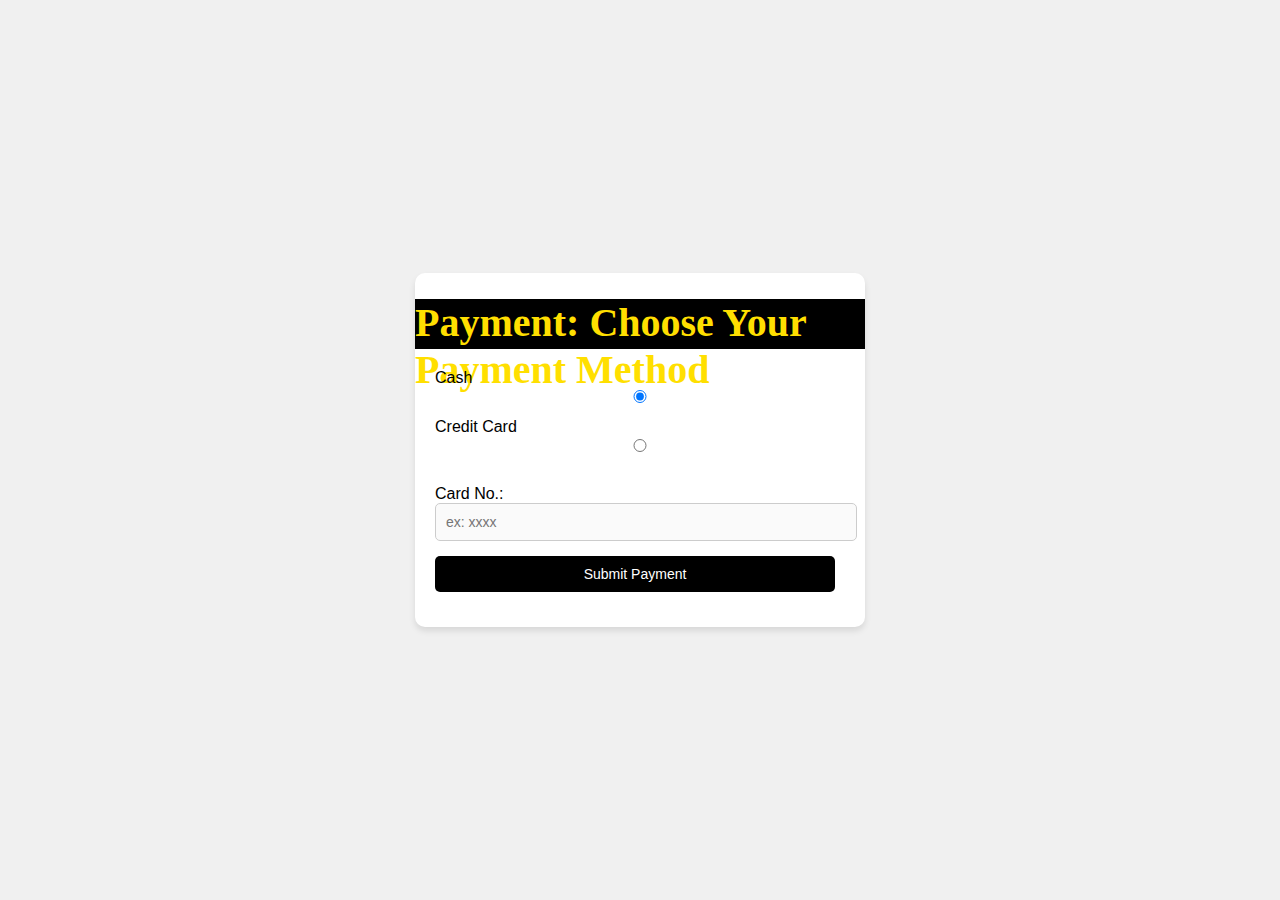
<file: CarRental/Payment.html>
<!DOCTYPE html>
<html lang="en">
<head>
    <meta charset="UTF-8">
    <meta name="viewport" content="width=device-width, initial-scale=1.0">
    <title>Payment: Choose Your Payment Method</title>
    <link rel="stylesheet" href="Style reg Cars.css">
</head>
<body>
    <div class="form-box">
        <div class="top-section"><h1>Payment: Choose Your Payment Method</h1></div>
        <div class="form-content">
            <form action="Payments.php" method="POST">
                <!-- Hidden field for Reservation ID (you can populate this dynamically) -->
                <input type="hidden" name="reservationID" value="1"> <!-- Replace with actual Reservation ID -->

                <!-- Payment Method -->
                <label>Cash</label>
                <input type="radio" name="payment" value="Cash" id="cashOption" checked>
                <label>Credit Card</label>
                <input type="radio" name="payment" value="Credit Card" id="creditCardOption">

                <!-- Card Number Field -->
                <br><label for="cardNo">Card No.:</label>
                <input type="text" id="cardNo" name="cardNo" placeholder="ex: xxxx" disabled>

                <!-- Submit Button -->
                <button type="submit">Submit Payment</button>
            </form>
        </div>
    </div>

    <script>
        // JavaScript to handle enabling/disabling the card number field
        const cashOption = document.getElementById('cashOption');
        const creditCardOption = document.getElementById('creditCardOption');
        const cardNoInput = document.getElementById('cardNo');

        // Add event listeners to the radio buttons
        cashOption.addEventListener('change', function() {
            if (this.checked) {
                cardNoInput.disabled = true;
            }
        });

        creditCardOption.addEventListener('change', function() {
            if (this.checked) {
                cardNoInput.disabled = false;
            }
        });
    </script>
</body>
</html>
</file>
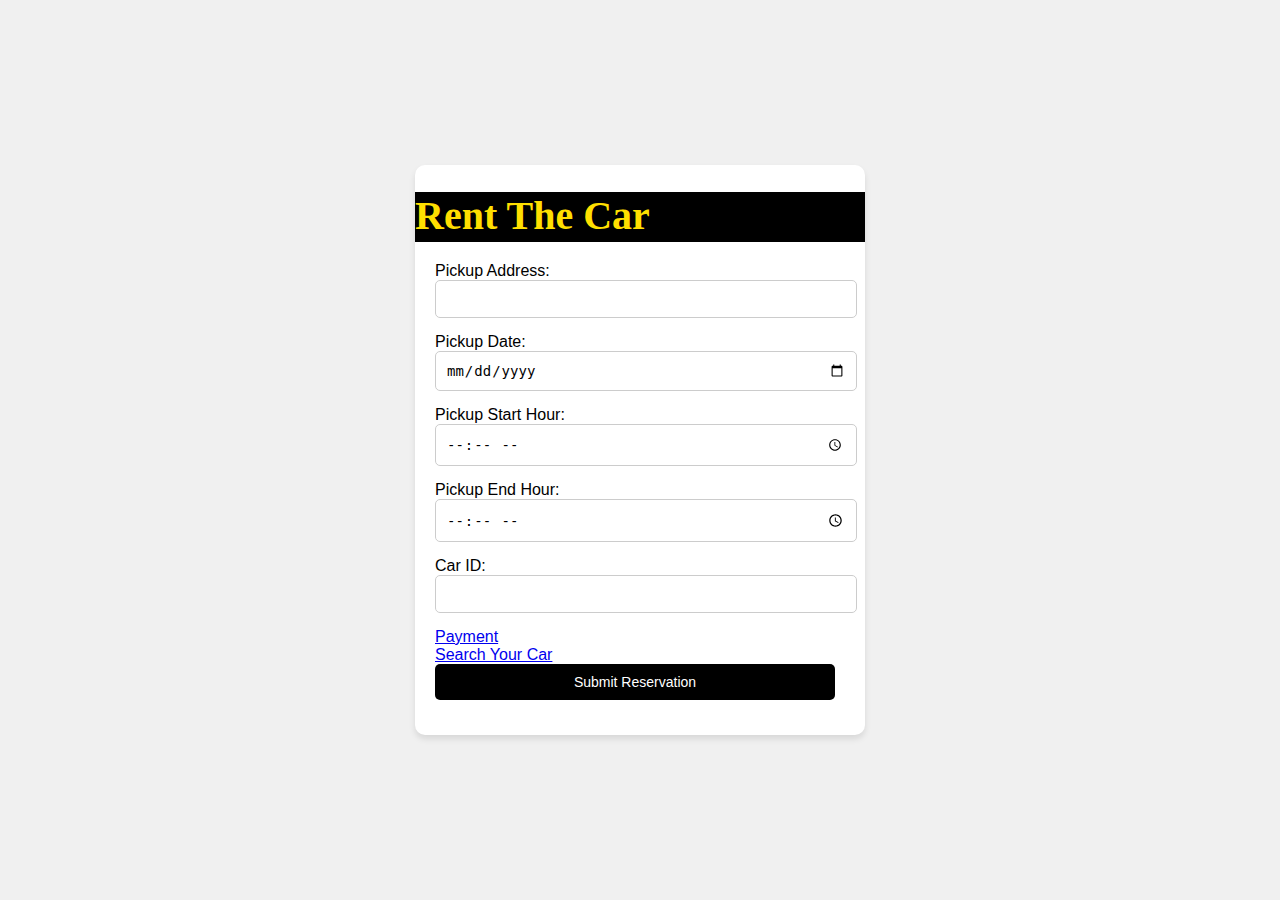
<file: CarRental/Rent The Car.html>
<!DOCTYPE html>
<html lang="en">
<head>
    <meta charset="UTF-8">
    <meta name="viewport" content="width=device-width, initial-scale=1.0">
    <title>Car Renting</title>
    <link rel="stylesheet" href="Style reg Cars.css">
    <link rel="stylesheet" href="FavIcon.png">
</head>
<body>
            <div class="form-box">
        <div class="top-section"><h1>Rent The Car</h1></div>
        <div class="form-content">
          <form id="reservationForm" action="Rent_The_Car[1]2.php" method="POST">
            <label for="pickupAddress">Pickup Address:</label>
            <input type="text" id="pickupAddress" name="pickupAddress" required>
    
            <label for="pickupDate">Pickup Date:</label>
            <input type="date" id="pickupDate" name="pickupDate" required>
    
            <label for="pickupStartHour">Pickup Start Hour:</label>
            <input type="time" id="pickupStartHour" name="pickupStartHour" required>
    
            <label for="pickupEndHour">Pickup End Hour:</label>
            <input type="time" id="pickupEndHour" name="pickupEndHour" required>
    
            <label for="CarID">Car ID:</label>
            <input type="number" id="CarID" name="CarID" required>
           <a href="Payment.html">Payment</a>
            <br><a href="Car Feature.html">Search Your Car</a>
            <button type="submit">Submit Reservation</button>
        </form>
        
        <script src="App.js"></script>
        </div>
      </div>
    </body>
    </html>
</file>
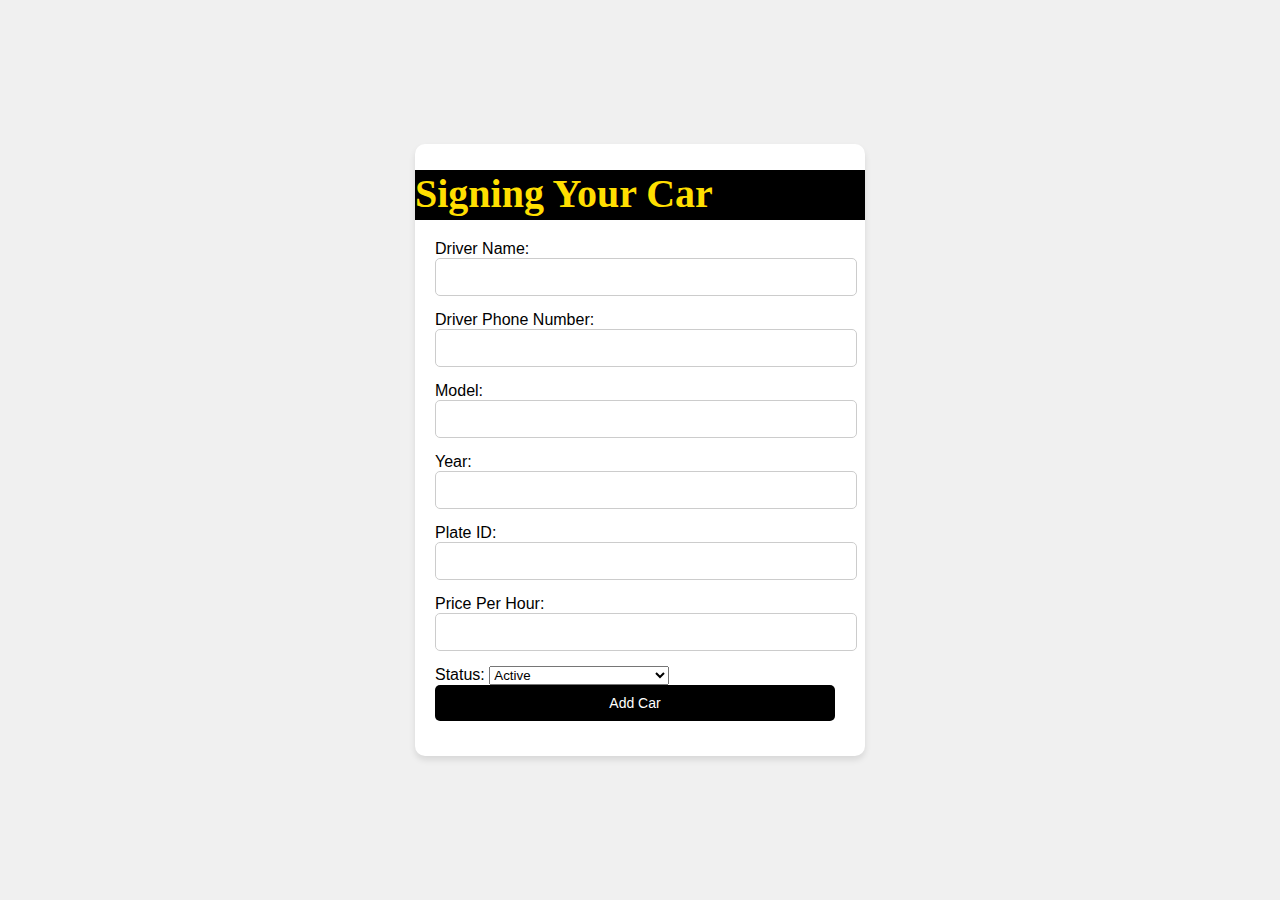
<file: CarRental/Sign Your Car.html>
<!DOCTYPE html>
<html lang="en">
<head>
    <meta charset="UTF-8">
    <meta name="viewport" content="width=device-width, initial-scale=1.0">
    <title>Car Signing</title>
    <link rel="stylesheet" href="Style reg Cars.css">
    <link rel="stylesheet" href="FavIcon.png">
</head>
<title>Sign Your Car</title>
<body>
            <div class="form-box">
        <div class="top-section"><h1>Signing Your Car</h1></div>
        <div class="form-content">
          <form id="carForm" action="Sign Your Car.php" method="POST">
            <label for="driverName">Driver Name:</label>
            <input type="text" id="driverName" name="driverName" required>
    
            <label for="driverPhone">Driver Phone Number:</label>
            <input type="text" id="driverPhone" name="driverPhone" required>
    
            <label for="model">Model:</label>
            <input type="text" id="model" name="model" required>
    
            <label for="year">Year:</label>
            <input type="number" id="year" name="year" required>
    
            <label for="plateID">Plate ID:</label>
            <input type="text" id="plateID" name="plateID" required>
    
            <label for="pricePerHour">Price Per Hour:</label>
            <input type="number" step="0.01" id="pricePerHour" name="pricePerHour" required>
    
            <label for="status">Status:</label>
            <select id="status" name="status" required>
                <option value="active">Active</option>
                <option value="out_of_service">Temporarily Out of Service</option>
            </select>
    
            <button type="submit">Add Car</button>
        </form>
        </div>
      </div>
    </body>
    </html>
</file>
<file: CarRental/style.css>
@import url('https://fonts.googleapis.com/css2?family=Poppins:wght@400;500;600&display=swap');
* {
    margin: 0;
    padding: 0;
    box-sizing: border-box;
    font-family: 'Poppins', sans-serif;
}
body {
    background: url("images/2.jpg");
    background-size: cover;
    background-repeat: no-repeat;
    background-attachment: fixed;
}
.wrapper {
    display: flex;
    justify-content: center;
    align-items: center;
    min-height: 110vh;
    background: rgba(39, 39, 39, 0.4);
}
.nav {
    position: fixed;
    top: 0;
    display: flex;
    justify-content: space-around;
    width: 100%;
    height: 100px;
    line-height: 100px;
    background: linear-gradient(rgba(39, 39, 39, 0.6), transparent);
    z-index: 100;
}
.nav-logo p {
    color: white;
    font-size: 25px;
    font-weight: 600;
}
.nav-menu ul {
    display: flex;
}
.nav-menu ul li {
    list-style-type: none;
}
.nav-menu ul li .link {
    text-decoration: none;
    font-weight: 500;
    color: white;
    padding-bottom: 15px;
    margin: 25px;
}
.link:hover, .active {
    border-bottom: 2px solid white;
}
.nav-button .btn {
    width: 130px;
    height: 40px;
    font-weight: 500;
    background: rgba(197, 195, 195, 0.4);
    border: none;
    border-radius: 30px;
    cursor: pointer;
    transition: .3s ease;
}
.btn:hover {
    background: rgba(255, 255, 255, 0.3);
}
#Signup {
    margin-left: 15px;
}
.btn.login-btn {
    background: rgba(255, 255, 255, 0.8);
}
.btn.btn.login-btn:hover {
    background: rgba(255, 255, 255, 0.5);
}
.nav-menu-btn {
    display: none;
}
.form-box {
    position: relative;
    display: flex;
    align-items: center;
    justify-content: center;
    width: auto;
    min-width: 520px;
    height: auto;
    min-height: 590px;
    overflow: hidden;
    z-index: 2;
}
.signup-container, .login-container {
    position: absolute;
    width: 100%;
    transition: 0.5s;
}
.signup-container {
    left: 0;
}
.login-container {
    left: 100%;
}
.top span {
    color: white;
    font-size: small;
    padding: 10px 0;
    display: flex;
    justify-content: center;
}
.top span a {
    font-weight: 500;
    color: white;
    margin-left: 5px;
}
header {
    color: rgb(20, 20, 20);
    font-size: 30px;
    text-align: center;
    padding: 10px 0 30px 0;
}
.two-forms {
    display: block;
    gap: 10px;
}
.input-field {
    font-size: 15px;
    background-color: rgba(46, 46, 46, 0.3);
    color: rgb(255, 255, 255);
    height: 50px;
    width: 100%;
    padding: 0 10px 0 45px;
    border: none;
    border-radius: 30px;
    outline: none;
    transition: .2s ease;
}
.input-field:hover, .input-field:focus {
    background: rgba(255, 255, 255, 0.3);
    color: rgb(0, 0, 0);
}
::-webkit-input-placeholder {
    color: white;
}
.input-box i {
    position: relative;
    top: -35px;
    left: 17px;
    color: white;
}
.submit {
    font-size: 15px;
    font-weight: 500;
    color: black;
    height: 55px;
    width: 100%;
    border: none;
    border-radius: 30px;
    outline: none;
    background: white;
    cursor: pointer;
    transition: .3s ease;
}
.submit:hover{
    background: rgba(255, 255, 255, 0.5);
    box-shadow: 1px 5px 7px 1px rgba(0, 0, 0,0.2);
}
.two-col{
    display: flex;
    justify-content: space-between;
    color: white;
    font-size: small;
    margin-top: 10px;
}
.two-col .one{
    display: flex;
    gap: 5px;
}
.two-col a{
    text-decoration: none;
    color: white;
}
.two-col a:hover{
    text-decoration: underline;
    
}
</file>
<file: Shoes E-Commerce Project/style.css>
body{
    font-family: 'Lato',sans-serif;
    padding: 0;
    margin: 0;
}
nav{
    background-color:black;
    color: white;
    padding: 20px 50px;
}
.navTop{/*To make the items with class navTop horizontal*/
    display: flex;/*To make the items with class navTop horizontal*/
    align-items: center;
    justify-content: space-between;
}
.search{
    display: flex;
    align-items: center;
    padding: 10px 20px;
    border-radius: 10px;
    background-color: gray;
}
.searchInput{
    border: none;
    background-color: transparent;
}
.searchInput::placeholder{
    color: lightgray;
}
.limitedOffer{
    font-size: 20px;
    border-bottom: 2px solid green;
}
.navBottom{
    display: flex;
    align-items: center;
    justify-content: center;
}
.menuItem{
    margin-inline-end: 50px; /* IS TO MAKE SPACE BETWEEN EACH WORD IN THE H3 TAGS CARRYING NAME OF CLASS MENUITEM*/
    cursor: pointer;/*CURSOR IS TO BE ABLE TO CLICK THEM & POINTER IS TO MAKE THE MOUSE APPEAR THE POINTER SYMBOL */
    color: lightgray;
    font-weight: 400;
}
.slider{
    background: red;
    clip-path: polygon(0 0,100% 0,100% 100%,0 85%);
}
.sliderWrapper{
    display: flex;
    width: 500vw;
    transition: all 1.5s ease-in-out;/* to make the elements after clicking the Menu Items slide easily*/
}

.sliderItem{
    width: 700vw;
    display: flex;
    align-items: center;
    justify-content: center;
    position: relative;
}
.sliderTitle{
    position: absolute;
    top: 10%;
    right: 10%;
    font-size: 60px;
    font-weight: 900;
    text-align: center;
    color: white;
    z-index: 1;/*z-index:1; is to make the circle shape let a a part of the title of the shoes appear through them */
}
.sliderBg{
    width: 750px;
    height: 750px;
    border-radius: 50%;/* boarder radius is to make a circle shape*/
    position: absolute;
    
}
.sliderImg{
    z-index: 1;/*z-index:1; is to make the circle shape let the shoes (picture)appear through them */
}
.sliderPrice{
    position: absolute;
    top: 10%;
    left: 10%;
    font-size: 60px;
    font-weight: 300;
    text-align: center;
    color: white;
    border: 1px solid gray;
    z-index: 1;
}
.buyBotton{
    position: absolute;
    top: 50%;
    right: 10%;
    font-size: 60px;
    font-weight: 900;/*to make the font bold with any degree I want*/
    color: white;
    border: 1px solid gray;
    background-color: black;
    z-index: 1;
    cursor: pointer;/*to make the buybotton clickable*/
}
.buyBotton:hover{
    background-color: white;
    color: black;
}

.sliderItem:nth-child(1) .sliderBg{
    
    background-color: #369e62;
}
.sliderItem:nth-child(2) .sliderBg{
    background-color: rebeccapurple;
}
.sliderItem:nth-child(3) .sliderBg{
    background-color: teal;
}
.sliderItem:nth-child(4) .sliderBg{
    background-color: cornflowerblue;
}
.sliderItem:nth-child(5) .sliderBg{
    background-color: rgb(124,115,80);
}

.sliderItem:nth-child(1) .sliderPrice{
    
    background-color: #369e62;
}
.sliderItem:nth-child(2) .sliderPrice{
    background-color: rebeccapurple;
}
.sliderItem:nth-child(3) .sliderPrice{
    background-color: teal;
}
.sliderItem:nth-child(4) .sliderPrice{
    background-color: cornflowerblue;
}
.sliderItem:nth-child(5) .sliderPrice{
    background-color: rgb(124,115,80);
}
.features{
    display: flex;/*to make them display horizontally*/
    align-items: center;/*to make them lay in a center position*/
    justify-content: space-between;
    padding: 50px;/*to make them lay 50px distance from the items above of them*/
}
.feature{
    display: flex;
    flex-direction: column;
    align-items: center;
    text-align: center;
}
.featureIcon{
    width: 50px;/* to give the size of the icon */
    height: 50px;
}
.featureTitle{
    font-size: 20px;
    font-weight: 600;
    margin: 20px;
}
.featuredDesc{
color: gray;
}

.product{
    height: 100vh;
    background-color: whitesmoke;
    position: relative;
    clip-path: polygon(0 15%,100% 0,100% 100%,0 100%);
}
.productImg{
    width: 50%;
}

.productDetails{
    position: absolute;
    top: 10%;
    right: 0;
    width: 40%;
    padding: 50px;
}
.productDesc{
    font-style: 24px;
    color: gray;
}
.colors,.sizes{
display: flex;
margin-bottom: 20px;
}
.color{
    width: 32px;
    height: 32px;
    border-radius: 5px;
    background-color: black;
    margin-right: 8px;
    cursor: pointer;
}
.color:last-child{
    background-color: darkblue;
}
.size{
    padding: 5px 20px;
    border: 1px solid black;
    margin-right: 10px;
    cursor: pointer;
    font-size: 20px;
}

.productButton{
    float: right;
    padding: 10px 20px;
    background-color: black;
    color: white;/*to make the text of buy now! in a white color*/
    font-weight: 600;
    cursor: pointer;
    
}

.productButton:hover{
    background-color: white;/*to make the button in black color on clicking*/
    color: black;/*to make the text of "Buy Now!" in a black color*/
}
</file>
<file: Shoes Websit/style.css>
*{
    margin: 0;
    padding: 0;
    box-sizing: border-box;
    font-family: sans-serif;
}

html{
    scroll-behavior: smooth;
}

::-webkit-scrollbar{
    width: 15px;
}

::-webkit-scrollbar-track{
    border-radius: 5px;
    box-shadow: inset 0 0 10px rgba(0,0,0,0.25);
}

::-webkit-scrollbar-thumb{
    border-radius: 5px;
    background: linear-gradient(to top, #c72092 , #6c14d0);
}

section{
    width: 100%;
    height: 100vh;
    background-image: url(image/bg1.png);
    background-size: cover;
    background-position: center;
}

section nav{
    display: flex;
    align-items: center;
    justify-content: space-around;
    box-shadow: 0 0 8px rgba(0,0,0,0.6);
    background: white;
    position: fixed;
    top: 0;
    left: 0;
    right: 0;
    z-index: 100;
}

section nav .logo{
    font-size: 35px;
    color: #c72092;
    margin: 5px 0;
    cursor: pointer;
    position: relative;
    left: -4%;
}

section nav .logo span{
    color: #6c14d0;
    text-decoration: underline;
}

section nav ul{
    list-style: none;
}

section nav ul li{
    display: inline-block;
    margin: 5px 15px;
}

section nav ul li a{
    text-decoration: none;
    color: black;
    transition: 0.2s;
}

section nav ul li a:hover{
    color: #c72092;
}

section nav .icons i{
    margin: 0 4px;
    cursor: pointer;
    font-size: 18px;
    transition: 0.3s;
}

section nav .icons i:hover{
    color: #c72092;
}

section .main .main_content{
    display: flex;
    align-items: center;
    justify-content: space-around;
}

section .main .main_content .main_text h1{
    font-size: 90px;
    line-height: 70px;
    font-family: pyxidium quick;
    background: linear-gradient(to right, #c72092,#6c14d0);
    -webkit-background-clip: text;
    -webkit-text-fill-color: transparent;
    position: relative;
    top: 45px;
    left: 5%;
}

section .main .main_content .main_text h1 span{
    font-size: 70px;
    background: linear-gradient(to right, #c72092,#6c14d0);
    -webkit-background-clip: text;
    -webkit-text-fill-color: transparent;
}

section .main .main_content .main_text p{
    width: 600px;
    text-align: justify;
    line-height: 21px;
    position: relative;
    top: 85px;
    left: 5%;
}

section .main .main_content .main_image img{
    width: 650px;
    position: relative;
    left: 20px;
    top: 75px;
}

section .main .social_icon{
    position: absolute;
    top: 50%;
    left: 98%;
    transform: translate(-50%,-50%);
    font-size: 19px;
}

section .main .social_icon i{
    margin: 8px 0;
    cursor: pointer;
    transition: 0.3s;
}

section .main .social_icon i:hover{
    color: #c72092;
}

section .main .button{
    position: absolute;
    left: 6%;
    padding: 10px 20px;
    border-radius: 30px;
    background: linear-gradient(to right,#c72092 , #6c14d0);
}

section .main .button a{
    color: white;
    text-decoration: none;
}

section .main .button i{
    color: white;
    margin-left: 5px;
    transition: 0.3s;
}

section .main .button:hover i{
    transform: translateX(6px);
}



/*Products*/

.products{
    width: 100%;
    height: 140vh;
    padding: 25px 0;
}

.products h1{
    margin: 35px 0;
    font-size: 60px;
    display: flex;
    align-items: center;
    justify-content: center;
    text-transform: uppercase;
    background: linear-gradient(to right, #c72092,#6c14d0);
    -webkit-background-clip: text;
    -webkit-text-fill-color: transparent;    
}

.products .box{
    width: 90%;
    margin: 0 auto;
    display: grid;
    grid-template-columns: 1fr 1fr 1fr 1fr;
    grid-gap: 25px 0;
}

.products .box .card{
    width: 290px;
    height: 440px;
    box-shadow: 0 0 8px #6c14d0;
    border-radius: 5px;
    text-align: center;
    padding: 10px 20px;
    background: #f6f6f6;
}

.products .box .card .small_card{
    display: flex;
    flex-flow: column;
    position: absolute;
    margin: 10px 0;
    transform: translateX(-20px);
    transition: 0.3s;
    opacity: 0;
}

.products .box .card:hover .small_card{
    transform: translateX(2px);
    cursor: pointer;
    opacity: 1;
}

.products .box .card .image{
    display: flex;
    align-items: center;
    justify-content: center;
}

.products .box .card .image img{
    width: 150px;
    margin: 15px 0;
    transition: 0.3s;
}

.products .box .card:hover .image img{
    transform: scale(1.1);
}

.products .box .card .small_card i{
    width: 45px;
    height: 45px;
    border-radius: 5px;
    font-size: 18px;
    margin: 2px 0;
    line-height: 40px;
    border: 2px solid #999999;
    transition: 0.2s;
}

.products .box .card .small_card i:hover{
    color: #c72092;
}

.products .box .card .products_text h2{
    font-size: 30px;
    margin-top: 15px;
}

.products .box .card .products_text p{
    color: #91919191;
    line-height: 21px;
    margin: 8px 0;
}

.products .box .card .products_text h3{
    margin: 7px 0;
}

.products .box .card .products_text .products_star{
    color: orange;
    margin-bottom: 19px;
    cursor: pointer;
}

.products .box .card .products_text .btn{
    text-decoration: none;
    padding: 10px 20px;
    background: linear-gradient(to right, #c72092 , #6c14d0);
    color: white;
}


/*About*/

.about{
    width: 100%;
    height: 100vh;
    padding: 35px 0;
}

.about h1{
    font-size: 60px;
    margin-top: 20px;
    display: flex;
    align-items: center;
    justify-content: center;
    background: black;
    -webkit-background-clip: text;
    -webkit-text-fill-color: transparent;
    text-transform: uppercase;
}

.about h1 span{
    background: linear-gradient(to right, #c72092 , #6c14d0);
    -webkit-background-clip: text;
    -webkit-text-fill-color: transparent;
    margin-left: 15px;
}

.about .about_main{
    position: relative;
    top: 40%;
    left: 50%;
    transform: translate(-50%,-50%);
    display: flex;
    justify-content: space-around;
    align-items: center;
}

.about .about_main .about_image{
    display: flex;
    margin-top: 50px;
}

.about .about_main .about_image .about_small_image{
    display: flex;
    flex-direction: column;
    position: relative;
    top: 15px;
}

.about .about_main .about_image .about_small_image img{
    height: 92px;
    margin: 5px 0;
    cursor: pointer;
    background: linear-gradient(to right, #6c14d0 , #c72092);
    display: block;
    border-radius: 6px;
    padding: 5px 5px;
    box-shadow: 0 0 6px rgba(0,0,0,0.6);
    opacity: 0.8;
    transition: 0.3s;
}

.about .about_main .about_image .about_small_image img:hover{
    opacity: 1;
}

.about .about_main .image_contaner{
    padding: 10px;
    display: flex;
}

.about .about_main .image_contaner img{
    border: 3px solid #6c14d0;
    border-radius: 20px;
    height: 430px;
    padding: 30px;
    box-shadow: 0 0 8px #6c14d0;
}

.about .about_main .about_text{
    margin-top: 45px;
}

.about .about_main .about_text p{
    background: linear-gradient(to left, #c72092 , #6c14d0);
    -webkit-background-clip: text;
    -webkit-text-fill-color: transparent;
    line-height: 22px;
    width: 600px;
    text-align: justify;
    padding: 25px 30px;
    border: 2px solid #c72092;
    border-radius: 20px;
    box-shadow: 0 0 8px #c72092;
}

.about .about_btn{
    color: black;
    background: none;
    position: relative;
    top: 10%;
    left: 50%;
    transform: translate(-50% , -50%);
    padding: 10px 25px;
    border: 2px solid #c72092;
    text-decoration: none;
    box-shadow: 0 0 8px #c72092;
    transition: 0.5s;
}

.about .about_btn:hover{
    border: 2px solid transparent;
    background: #c72092;
    color: white;
}


/*Review*/

.review{
    width: 100%;
    height: 100vh;
    padding-top: 80px;
}

.review h1{
    font-size: 60px;
    display: flex;
    align-items: center;
    justify-content: center;
    margin-bottom: 30px;
    text-transform: uppercase;
}

.review h1 span{
    background: linear-gradient(to left, #c72092 , #6c14d0);
    -webkit-background-clip: text;
    -webkit-text-fill-color: transparent;
    margin-left: 15px;    
}

.review .review_box{
    width: 95%;
    position: relative;
    top: 7%;
    display: flex;
    align-items: center;
    justify-content: center;
    margin: 0 auto;
}

.review .profile .profile_image{
    width: 60px;
    height: 60px;
    border-radius: 50%;
    overflow: hidden;
    margin: 5px 0;
    box-shadow: 0 0 10px rgba(0,0,0,0.5);
    cursor: pointer;
    transition: 0.3s;
}

.review .profile .profile_image:hover{
    transform: scale(1.2);
}

.review .profile_image img{
    width: 100%;
    height: 100%;
    object-fit: cover;
    object-position: center;
}

.review .profile{
    display: flex;
    align-items: center;
}

.review .review_box .review_card{
    width: 500px;
    background: #f3f1f1;
    padding: 20px 25px;
    border-radius: 5px;
    margin: 15px;
    box-shadow: 0 0 10px rgba(0,0,0,0.3);
}

.review .review_box .review_card .card_top{
    display: flex;
    justify-content: space-between;
    align-items: center;
}

.review .review_box .review_card .card_top .profile .name{
    margin-left: 20px;
    line-height: 22px;
}

.review .review_box .review_card .card_top .profile .name strong{
    font-size: 20px;
}

.review .review_box .review_card .card_top .profile .name .like i{
    color: orange;
    display: inline-block;
    font-size: 12px;
}

.review .review_box .review_card .comment p{
    text-align: justify;
    line-height: 22px;
    margin-top: 15px;
}


/*Services*/

.services{
    width: 70%;
    margin: 0 auto;
    text-align: center;
    padding: 80px 0 10px 0;
}

.services h1{
    font-size: 60px;
    text-transform: uppercase;
}

.services h1 span{
    margin-left: 15px;
    background: linear-gradient(to left, #c72092 , #6c14d0);
    -webkit-background-clip: text;
    -webkit-text-fill-color: transparent;    
}

.services .services_cards{
    width: 80%;
    margin: 0 auto;
    display: flex;
    align-items: center;
    justify-content: space-between;
    position: relative;
    top: 50px;
}

.services .services_box i{
    font-size: 60px;
    color: orange;
    margin: 20px 0;
    cursor: pointer;
}

.services .services_box h3{
    margin-bottom: 12px;
    font-size: 19px;
}

.services .services_box p{
    text-align: center;
    color: #919191;
    margin-bottom: 60px;
}


/*Login Form*/

.login_form{
    width: 100%;
    height: 100vh;
    display: flex;
    justify-content: space-around;
    align-items: center;
    background-image: url(image/loging_bg.png);
    background-size: cover;
    background-position: center;
}

.login_form .left img{
    width: 650px;
}

.login_form .right{
    position: relative;
    top: -50px;
    left: -60px;
    padding: 50px 80px;
}

.login_form .right h1{
    font-family: prevattscriptssk;
    font-size: 45px;
    margin-bottom: 40px;
}

.login_form .right p{
    margin-bottom: 5px;
}

.login_form .right .user{
    border: 2px solid #6c14d0;
    border-radius: 5px;
    width: 350px;
    height: 40px;
    display: flex;
}

.login_form .right .user i{
    position: relative;
    top: 9px;
    left: 15px;
    color: #c72092;
}

.login_form .right .user .username{
    position: relative;
    left: 9%;
    width: 295px;
    background: none;
    outline: none;
    border: none;
    display: flex;
    font-size: 15px;
}

.login_form .right .passworg_tag{
    margin: 15px 0 5px 0;
}

.login_form .right .password{
    border: 2px solid #6c14d0;
    border-radius: 5px;
    width: 350px;
    height: 40px;
    display: flex;
}

.login_form .right .password i{
    position: relative;
    top: 9px;
    left: 15px;
    color: #c72092;
}

.login_form .right .password input{
    position: relative;
    left: 9%;
    width: 295px;
    background: none;
    border: none;
    outline: none;
    display: flex;
    font-size: 15px;
}

::-webkit-input-placeholder{
    color: black;
    opacity: 0.7;
}

.login_form .right .forget{
    position: relative;
    left: 60%;
    margin: 6px 0 10px 0;
    cursor: pointer;
}

.login_form .right button{
    width: 350px;
    color: white;
    padding: 7px 20px;
    border: none;
    border-radius: 5px;
    font-size: 20px;
    cursor: pointer;
    background: linear-gradient(to right, #c72092 , #6c14d0);
}

.login_form .right .loging_icon{
    display: flex;
    align-items: center;
    justify-content: center;
    margin-top: 25px;
}

.login_form .right .loging_icon a{
    width: 30px;
    height: 30px;
    margin: 0 2px;
    border-radius: 50%;
    background: #f3f3f3;
    box-shadow: 0 0 5px rgba(0,0,0,0.6);
}

.login_form .right .loging_icon img{
    width: 20px;
    margin: 5px 5px;
}


/*Footer*/

footer{
    width: 100%;
}

footer .footer_main{
    width: 100%;
    background: #f3f1f1;
    display: flex;
    justify-content: space-around;
}

footer .footer_main .tag{
    margin: 10px 0;
}

footer .footer_main .tag .center{
    text-align: center;
}

footer .footer_main .tag h1{
    font-size: 25px;
    margin: 25px 0;
    color: #1c0080;
}

footer .footer_main .tag a{
    display: block;
    color: black;
    text-decoration: none;
    margin: 9px 0;
}

footer .footer_main .tag a i{
    padding: 0 10px;
    transition: 0.3;
}

footer .footer_main .tag a i:hover{
    color: #c72092;
}

footer .footer_main .tag .social_link{
    display: flex;
}

footer .footer_main .tag .social_link a{
    width: 30px;
    height: 30px;
    border-radius: 50%;
    text-align: center;
    text-decoration: none;
    color: black;
    box-shadow: 0 0 20px 10px rgba(0,0,0,0.05);
    position: relative;
    margin: 0 5px;
    z-index: 10;
    overflow: hidden;
}

footer .footer_main .tag .social_link a .fa-brands{
    font-size: 15px;
    line-height: 30px;
    z-index: 10;
    position: relative;
    transition: 0.5s;
}

footer .footer_main .tag .social_link a:hover i{
    color: white;
}

footer .footer_main .tag .social_link a::after{
    content: '';
    width: 100%;
    height: 100%;
    top: 0;
    left: -90px;
    background: linear-gradient(-45deg, #c72092 , #6c14d0);
    position: absolute;
    z-index: -10;
    transition: 0.5s;
}

footer .footer_main .tag .social_link a:hover::after{
    left: 0;
}

footer .footer_main .tag .search_bar{
    width: 230px;
    height: 30px;
    background: rgb(202, 202, 202);
    border-radius: 25px;
}

footer .footer_main .tag .search_bar input{
    width: 200px;
    padding: 2px 0;
    position: relative;
    top: 17%;
    left: 6%;
    border: none;
    background: none;
    outline: none;
    font-size: 13px;
}

footer .footer_main .tag .search_bar button{
    padding: 7px 15px;
    background: linear-gradient(to right, #c72092 , #6c14d0);
    border: none;
    margin-top: 15px;
    border-radius: 25px;
    color: white;
    cursor: pointer;
}
</file>
<file: Car Rental Society/Style reg Cars.css>
/* General reset for the body */
body {
  margin: 0;
  display: flex;
  justify-content: center;
  align-items: center;
  height: 100vh;
  background-color: #f0f0f0;
  font-family: Arial, sans-serif;
}

/* Container for the form box */
.form-box {
  width: 450px;
  background-color: #fff;
  border-radius: 10px;
  box-shadow: 0 4px 6px rgba(0, 0, 0, 0.1);
  overflow: hidden; /* Ensures black top aligns perfectly */
}

/* Black top section */
.form-box .top-section {
  background-color: #000;
  height: 50px;
}
.form-box .top-section h1{
    color: #FFDF00;
    font-family: Niagara Engraved;
    font-size:40px;
}

/* Content of the form */
.form-box .form-content {
  padding: 20px;
}

/* Example form styling */
.form-box input,
.form-box button {
  display: block;
  width: 400px;
  margin-bottom: 15px;
  padding: 10px;
  border: 1px solid #ccc;
  border-radius: 5px;
  font-size: 14px;
}

.form-box button {
  background-color: #000;
  color: #fff;
  border: none;
  cursor: pointer;
  transition: background-color 0.3s;
  border-color: #FFDF00;
}

.form-box button:hover {
  background-color:#FFDF00;
}
</file>
<file: CarRental/Style reg Cars.css>
/* General reset for the body */
body {
  margin: 0;
  display: flex;
  justify-content: center;
  align-items: center;
  height: 100vh;
  background-color: #f0f0f0;
  font-family: Arial, sans-serif;
}

/* Container for the form box */
.form-box {
  width: 450px;
  background-color: #fff;
  border-radius: 10px;
  box-shadow: 0 4px 6px rgba(0, 0, 0, 0.1);
  overflow: hidden; /* Ensures black top aligns perfectly */
}

/* Black top section */
.form-box .top-section {
  background-color: #000;
  height: 50px;
}
.form-box .top-section h1{
    color: #FFDF00;
    font-family: Niagara Engraved;
    font-size:40px;
}

/* Content of the form */
.form-box .form-content {
  padding: 20px;
}

/* Example form styling */
.form-box input,
.form-box button {
  display: block;
  width: 400px;
  margin-bottom: 15px;
  padding: 10px;
  border: 1px solid #ccc;
  border-radius: 5px;
  font-size: 14px;
}

.form-box button {
  background-color: #000;
  color: #fff;
  border: none;
  cursor: pointer;
  transition: background-color 0.3s;
  border-color: #FFDF00;
}

.form-box button:hover {
  background-color:#FFDF00;
}
</file>
